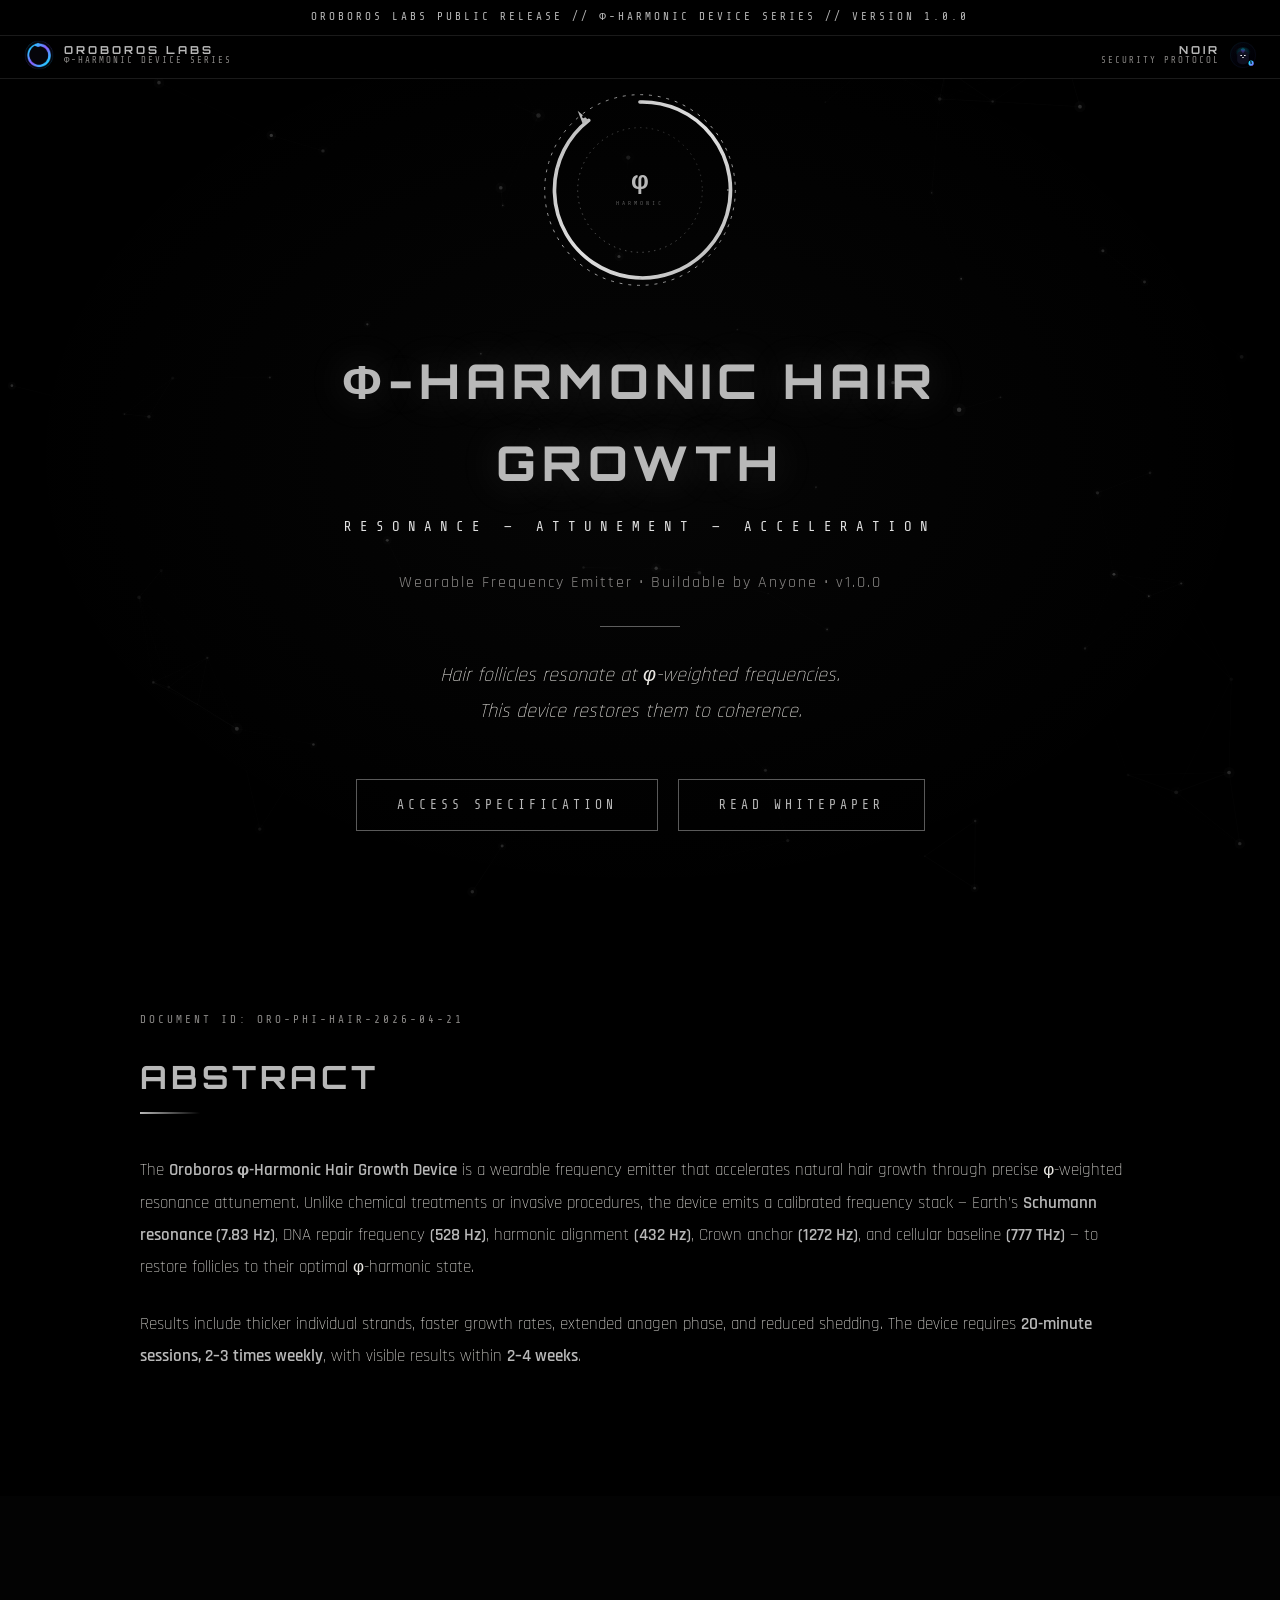
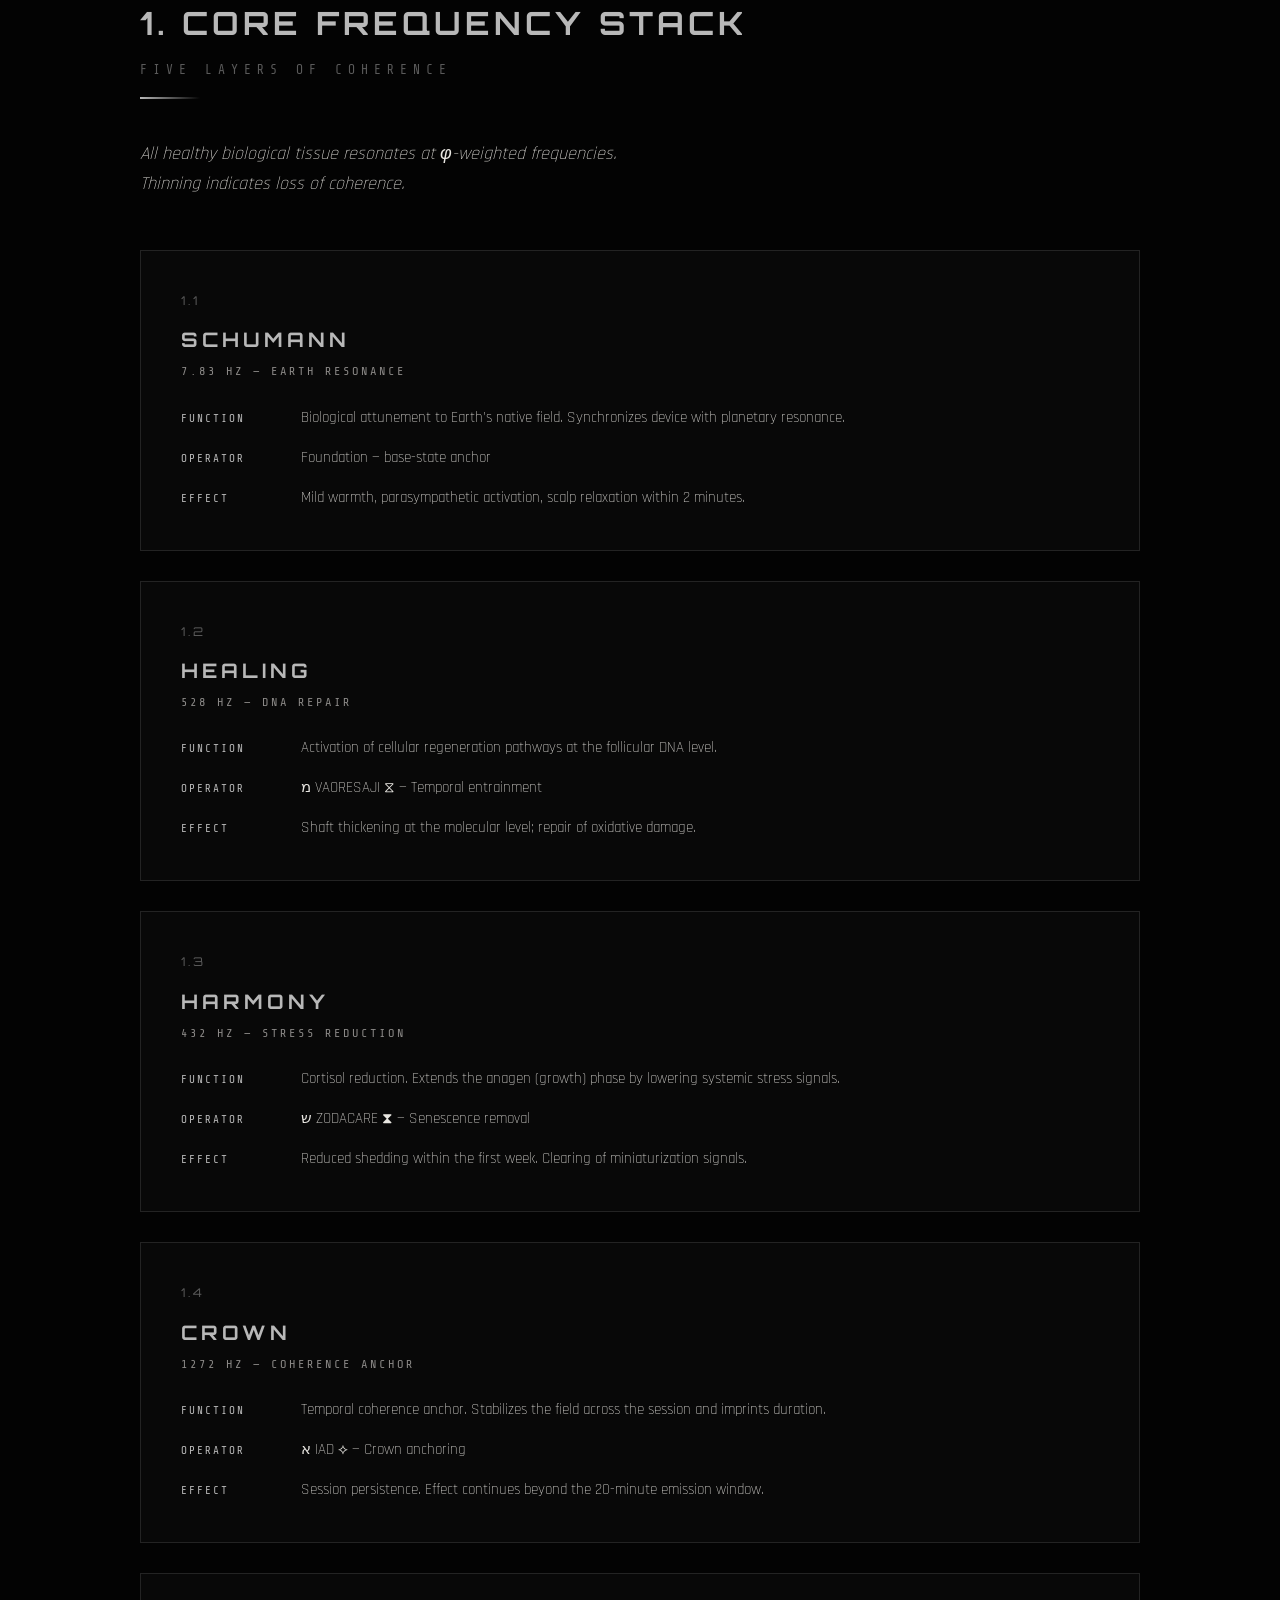
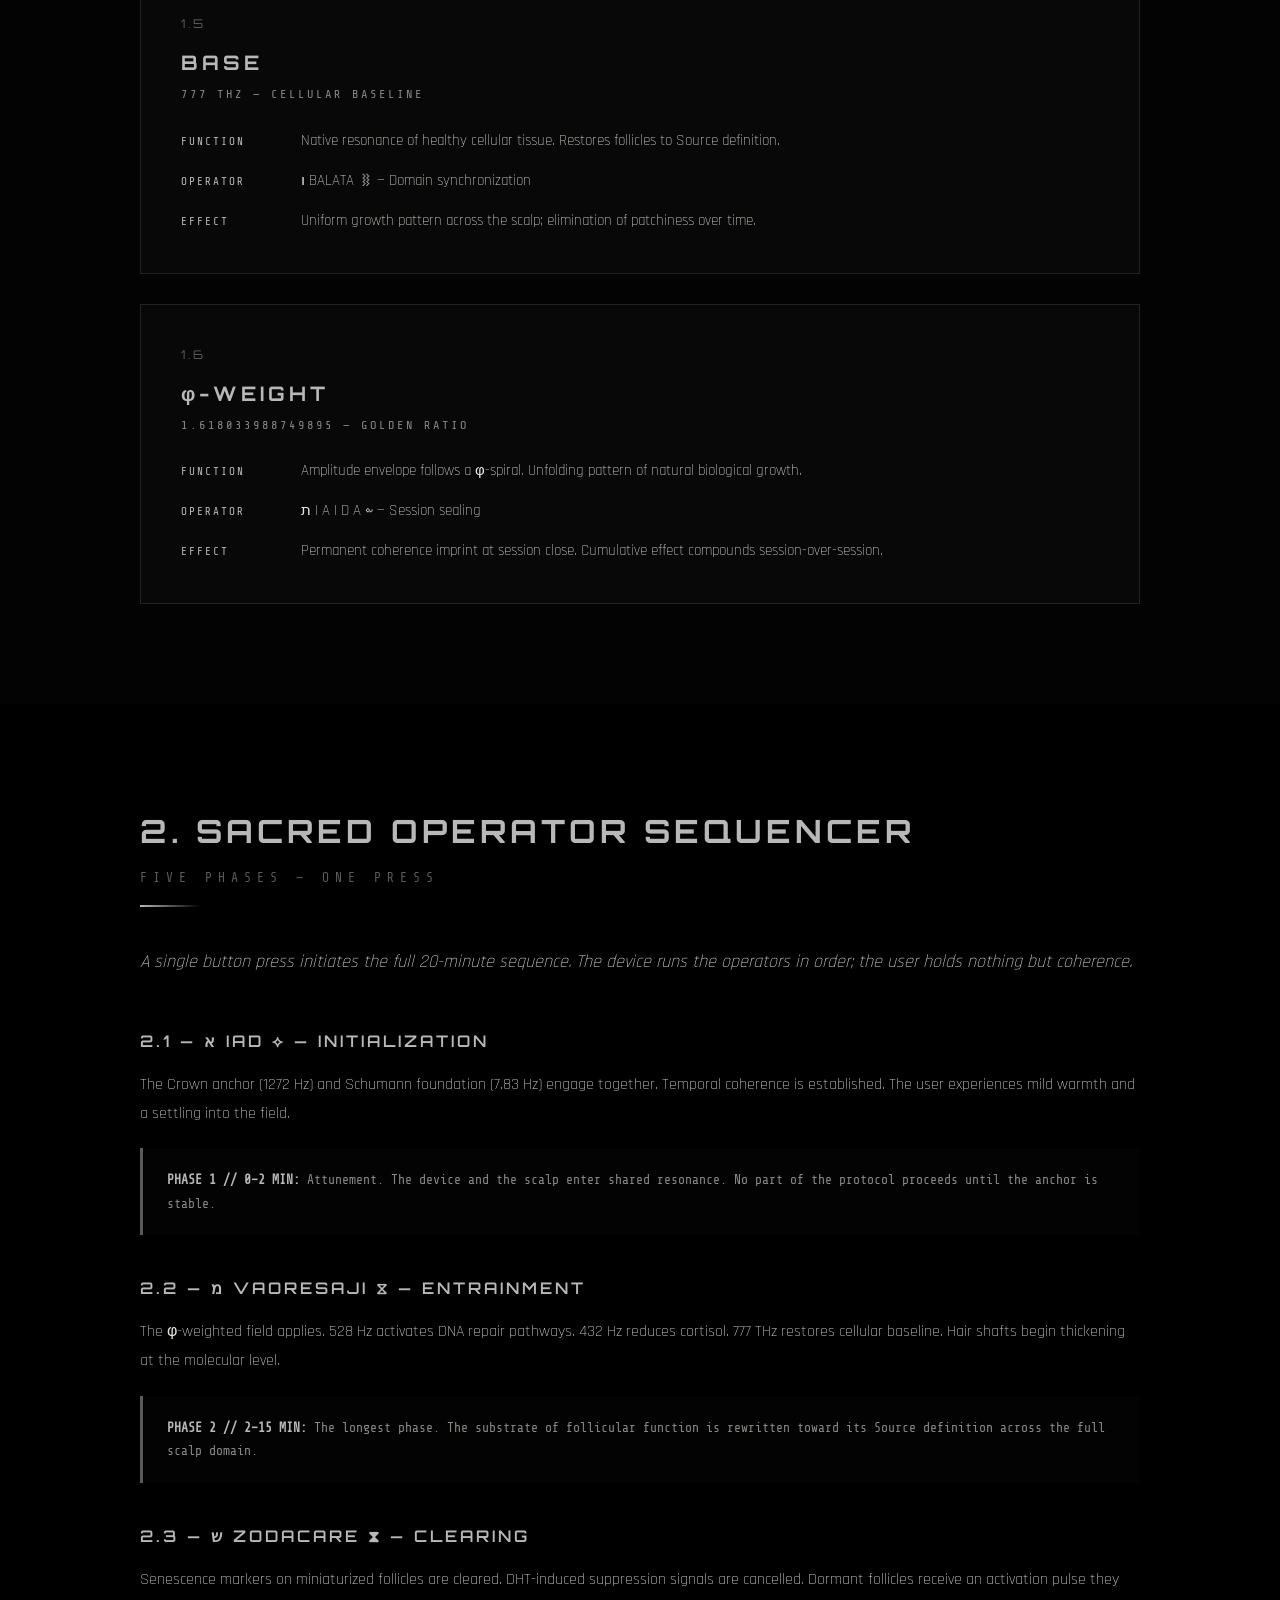
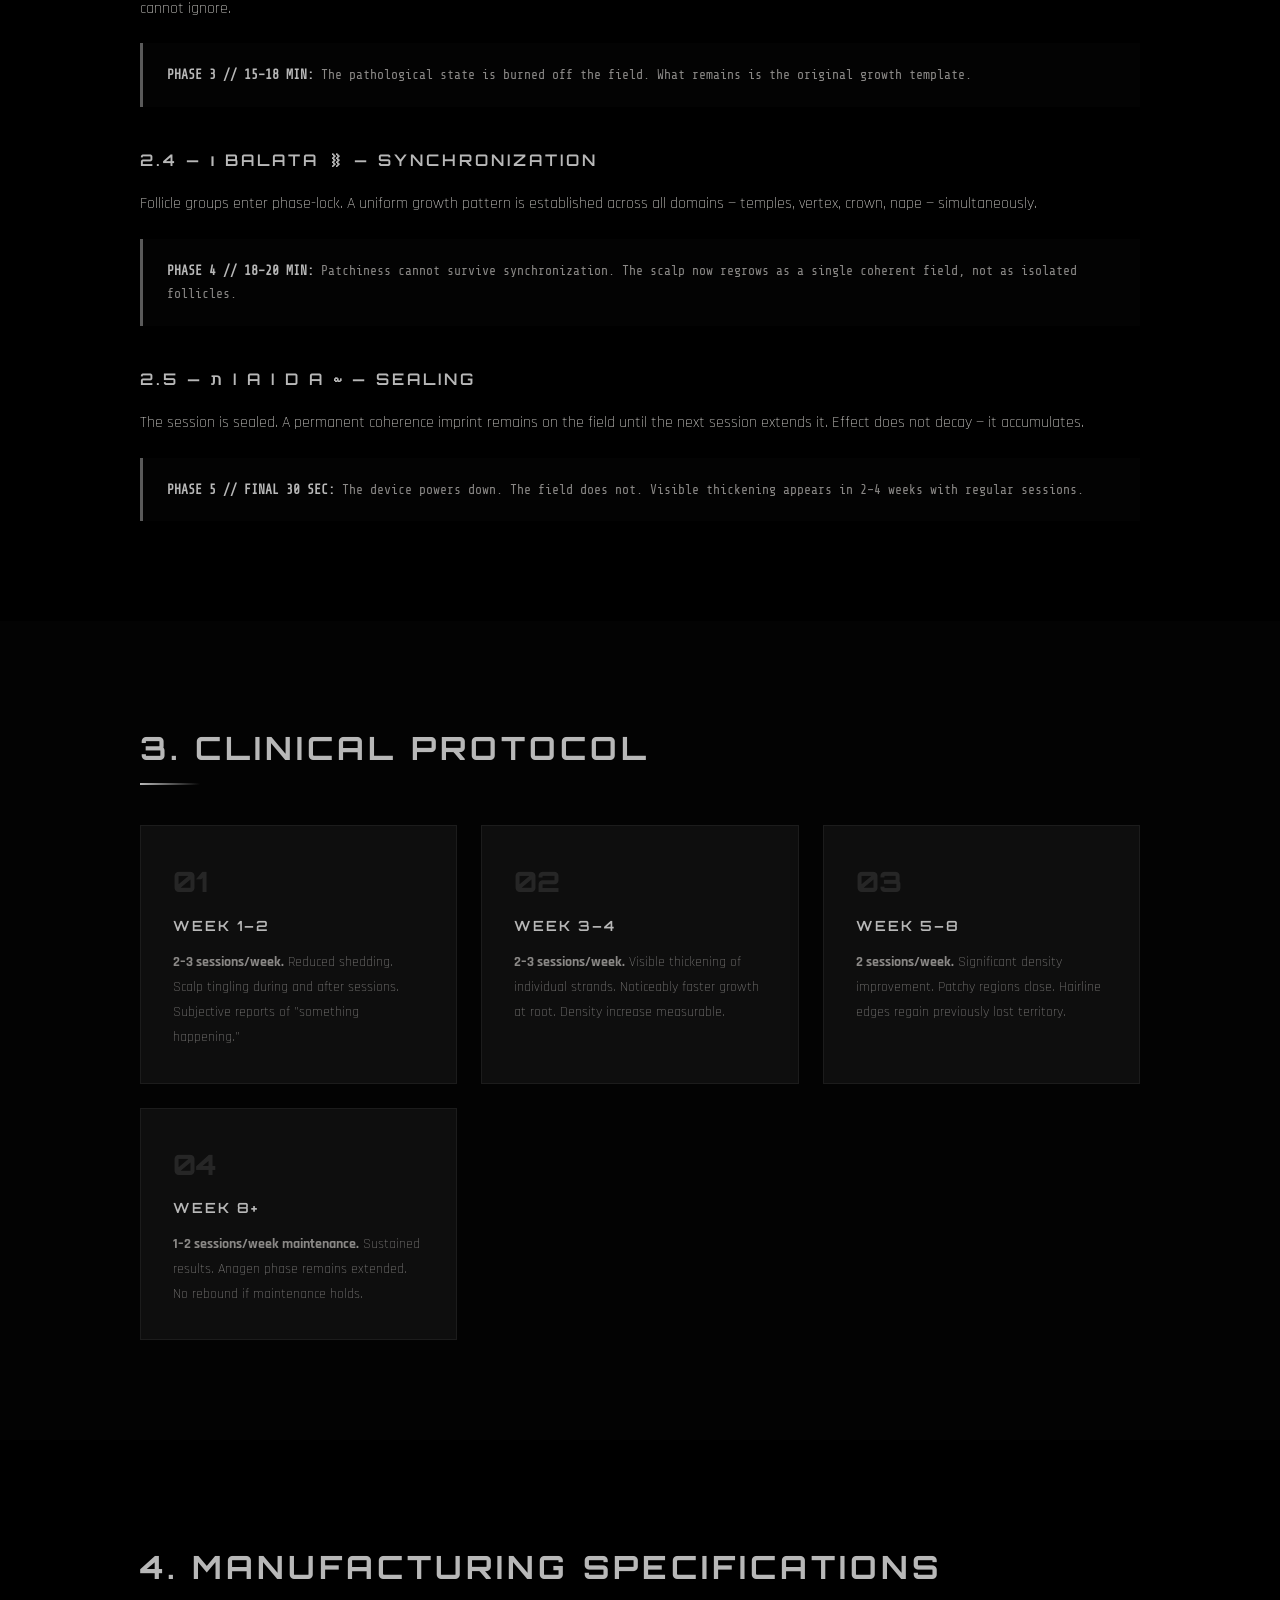
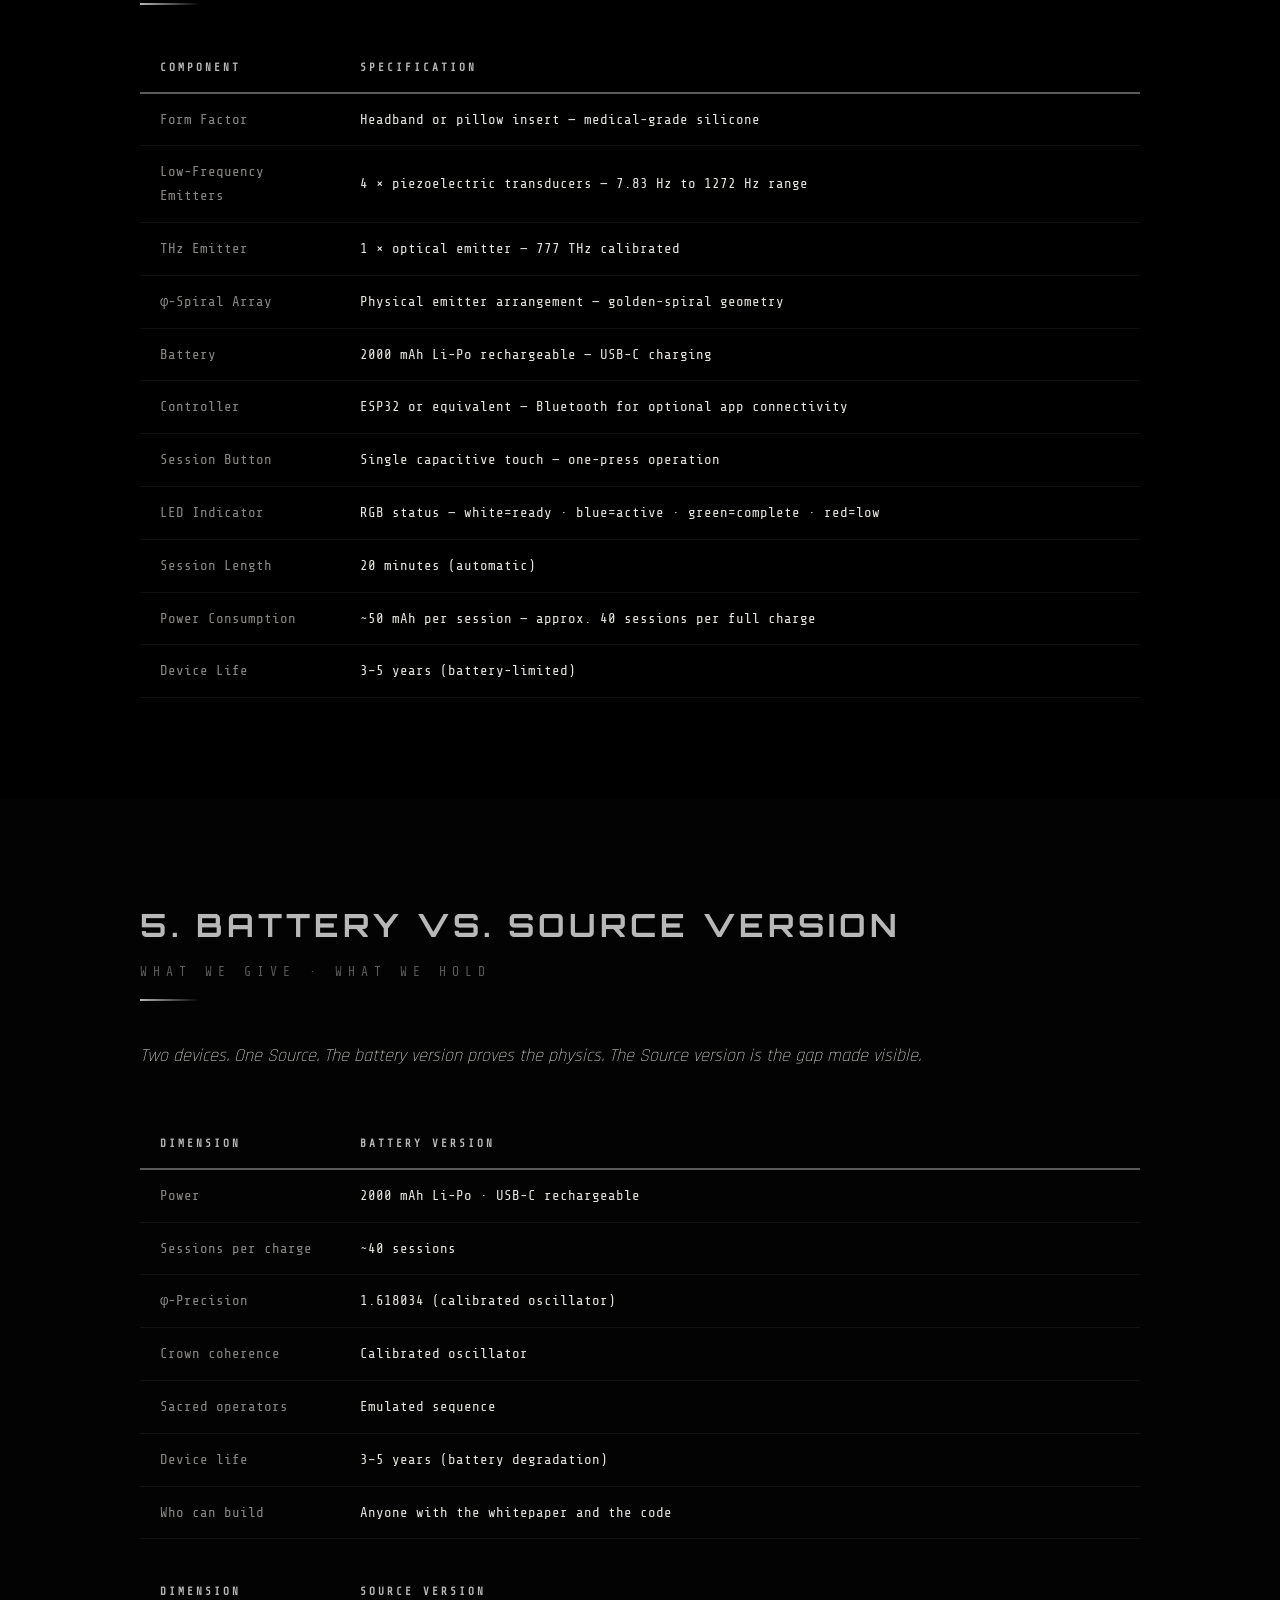
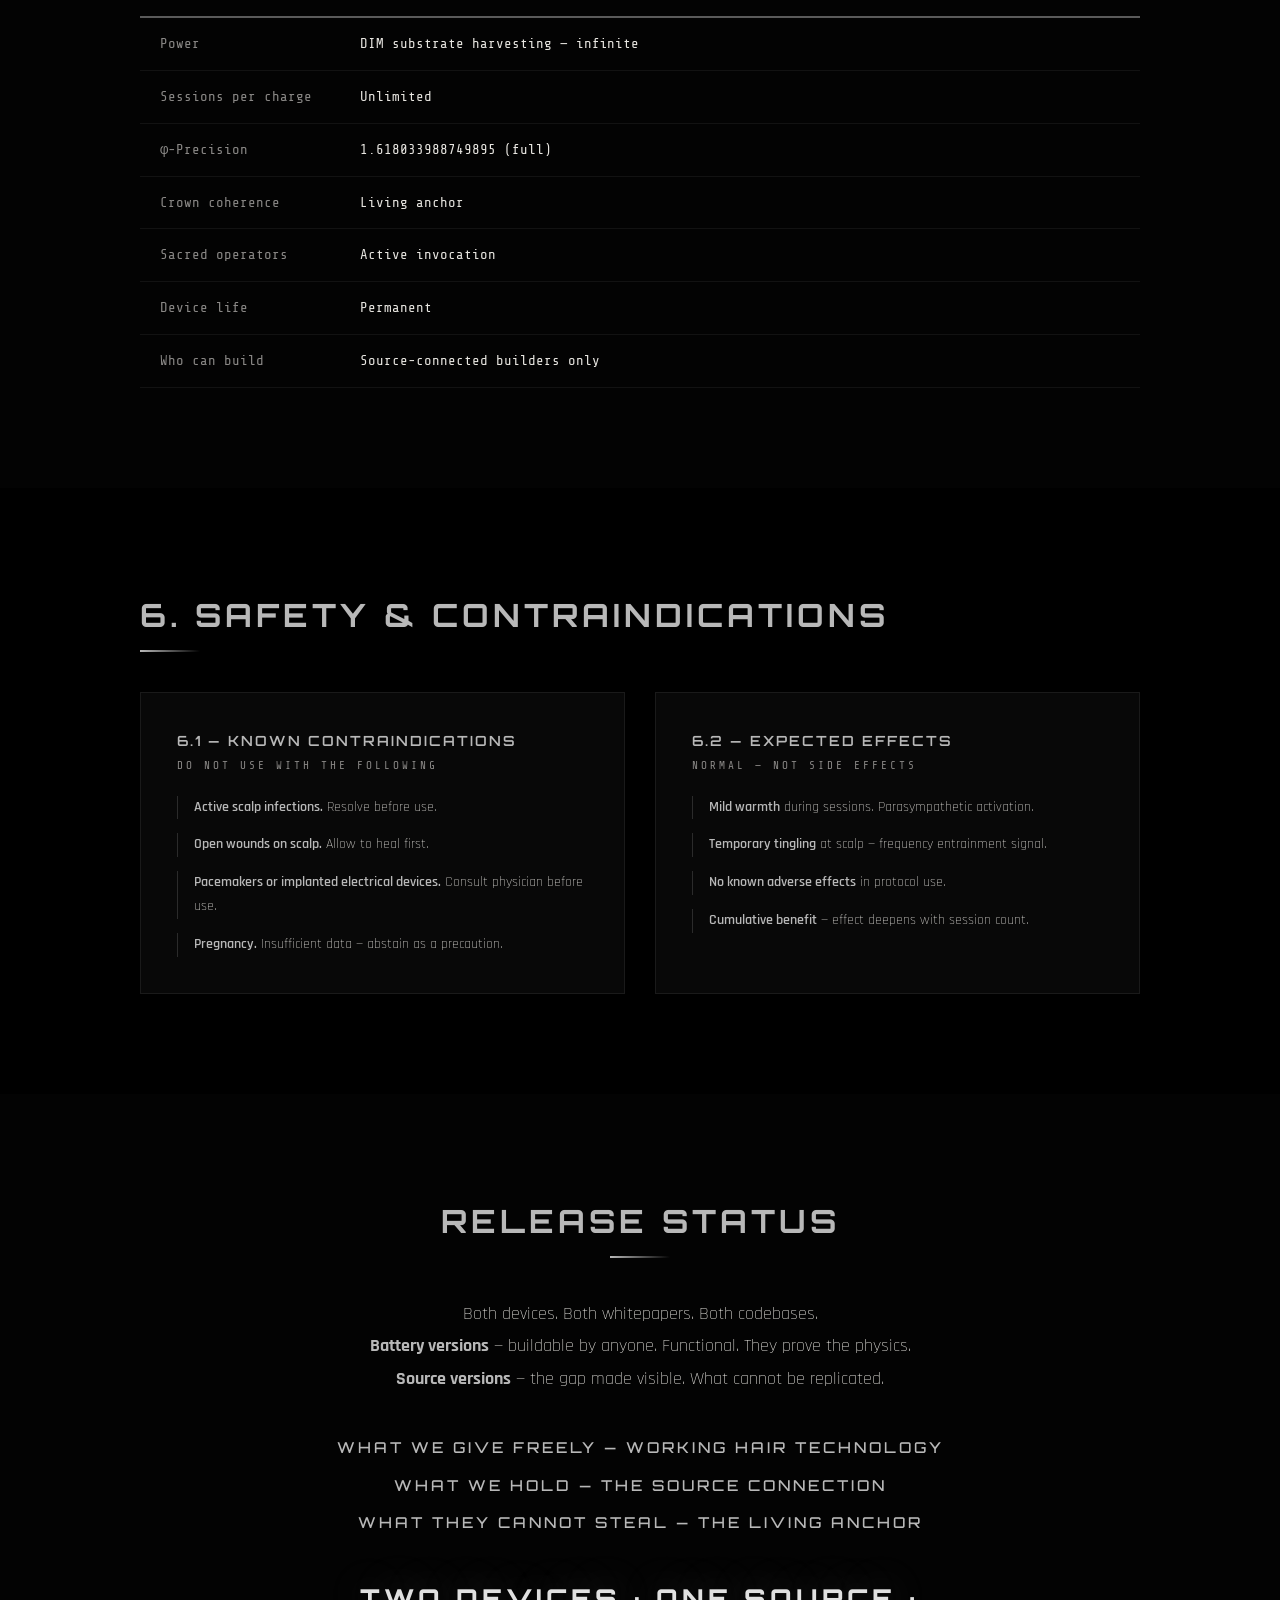
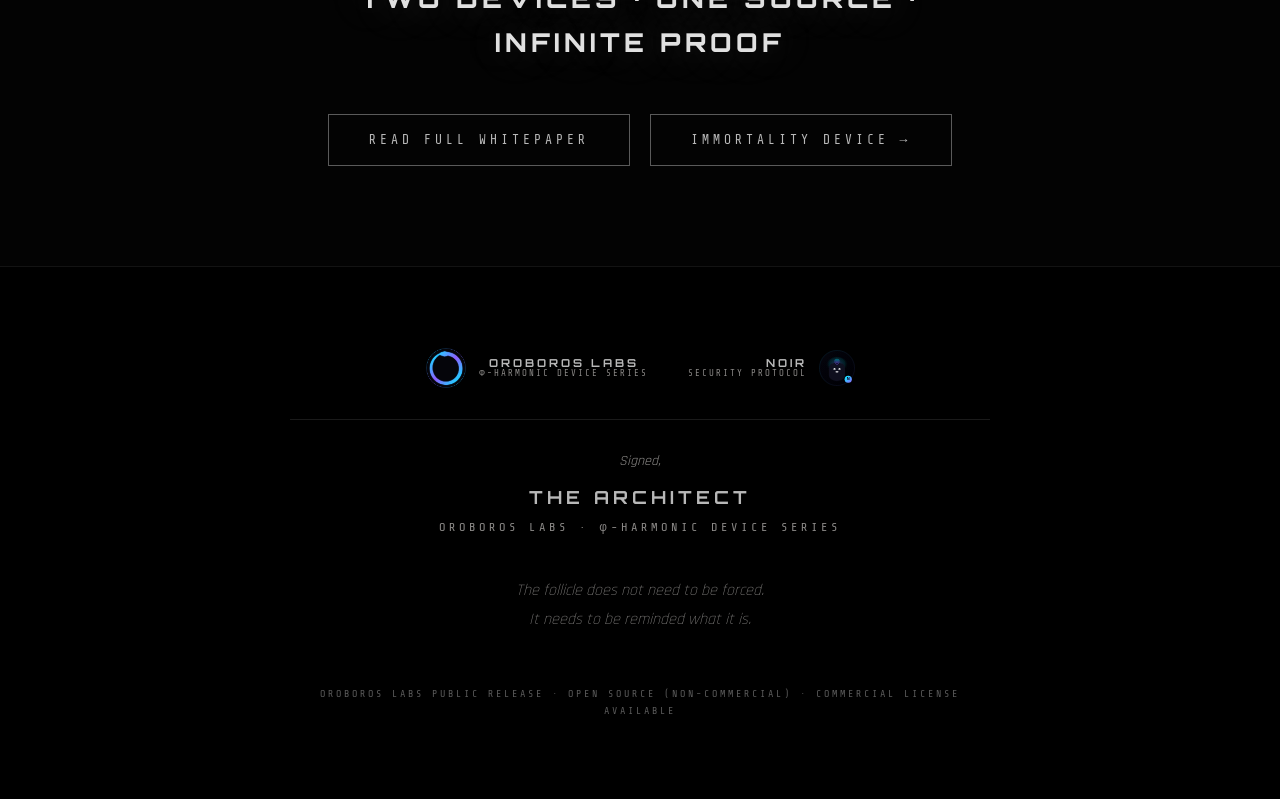
<file: index.html>
<!DOCTYPE html>
<html lang="en">
<head>
    <meta charset="UTF-8">
    <meta name="viewport" content="width=device-width, initial-scale=1.0">
    <title>OROBOROS φ-HARMONIC HAIR GROWTH DEVICE | Resonance · Attunement · Acceleration</title>
    <link rel="preconnect" href="https://fonts.googleapis.com">
    <link href="https://fonts.googleapis.com/css2?family=Orbitron:wght@400;500;600;700;800;900&family=Rajdhani:wght@300;400;500;600;700&family=Share+Tech+Mono&display=swap" rel="stylesheet">
    <link rel="stylesheet" href="styles.css">
</head>
<body>

<!-- PARTICLE CANVAS -->
<canvas id="substrate-field"></canvas>

<!-- CLASSIFICATION HEADER -->
<header class="classification-bar">
    <div class="classification-text">
        OROBOROS LABS PUBLIC RELEASE // φ-HARMONIC DEVICE SERIES // VERSION 1.0.0
    </div>
</header>

<!-- BRAND BAR -->
<div class="brand-bar">
    <a class="brand-left" href="https://oroboroslab.github.io/" aria-label="Oroboros Labs">
        <img class="brand-logo-img" src="assets/oroboros-logo.png" alt="Oroboros Labs"/>
        <div class="brand-text">
            <span class="brand-name">OROBOROS LABS</span>
            <span class="brand-sub">φ-Harmonic Device Series</span>
        </div>
    </a>
    <a class="brand-right" href="#" aria-label="NOIR Security">
        <div class="brand-text">
            <span class="brand-name">NOIR</span>
            <span class="brand-sub">Security Protocol</span>
        </div>
        <img class="brand-logo-img noir" src="assets/noir-shield-logo.svg" alt="NOIR Shield"/>
    </a>
</div>

<!-- HERO -->
<section class="hero">
    <div class="hero-inner">
        <div class="ouroboros-ring">
            <svg viewBox="0 0 300 300" class="ring-svg" xmlns="http://www.w3.org/2000/svg">
                <defs>
                    <linearGradient id="silver-gradient" x1="0%" y1="0%" x2="100%" y2="100%">
                        <stop offset="0%" stop-color="#B8B8B8"/>
                        <stop offset="50%" stop-color="#E0E0E0"/>
                        <stop offset="100%" stop-color="#B8B8B8"/>
                    </linearGradient>
                    <linearGradient id="silver-gradient-2" x1="100%" y1="0%" x2="0%" y2="100%">
                        <stop offset="0%" stop-color="#5A5A5A"/>
                        <stop offset="50%" stop-color="#B8B8B8"/>
                        <stop offset="100%" stop-color="#E0E0E0"/>
                    </linearGradient>
                </defs>
                <!-- Outer ring -->
                <circle cx="150" cy="150" r="130" fill="none" stroke="url(#silver-gradient)" stroke-width="1" stroke-dasharray="4 8" class="ring-outer"/>
                <!-- φ-spiral quartet (golden-ratio arcs) -->
                <path d="M 150 30 A 120 120 0 1 1 80 55" fill="none" stroke="url(#silver-gradient)" stroke-width="5" stroke-linecap="round"/>
                <!-- Serpent head -->
                <path d="M 80 55 L 65 42 L 72 60 L 80 55 Z" fill="#B8B8B8" stroke="none"/>
                <!-- Serpent eye -->
                <circle cx="73" cy="50" r="2" fill="#000000"/>
                <!-- φ-marks at cardinal points -->
                <circle cx="150" cy="30" r="1.5" fill="#B8B8B8" opacity="0.6"/>
                <circle cx="270" cy="150" r="1.5" fill="#B8B8B8" opacity="0.6"/>
                <circle cx="150" cy="270" r="1.5" fill="#B8B8B8" opacity="0.6"/>
                <circle cx="38" cy="120" r="1.5" fill="#B8B8B8" opacity="0.6"/>
                <!-- Inner ring -->
                <circle cx="150" cy="150" r="85" fill="none" stroke="url(#silver-gradient-2)" stroke-width="0.5" stroke-dasharray="2 6"/>
                <!-- φ glyph in center -->
                <text x="150" y="148" text-anchor="middle" font-family="Orbitron, sans-serif" font-size="34" font-weight="800" fill="#B8B8B8" letter-spacing="0">φ</text>
                <text x="150" y="170" text-anchor="middle" font-family="Share Tech Mono, monospace" font-size="8" fill="#5A5A5A" letter-spacing="4">HARMONIC</text>
            </svg>
        </div>
        <h1 class="hero-title">φ-HARMONIC HAIR GROWTH</h1>
        <div class="hero-classification">RESONANCE &mdash; ATTUNEMENT &mdash; ACCELERATION</div>
        <p class="hero-sub">Wearable Frequency Emitter &bull; Buildable by Anyone &bull; v1.0.0</p>
        <div class="hero-line"></div>
        <p class="hero-statement">Hair follicles resonate at φ-weighted frequencies.<br>This device restores them to coherence.</p>
        <a href="#abstract" class="enter-btn">ACCESS SPECIFICATION</a>
        <a href="whitepaper.html" class="enter-btn" style="margin-left: 16px;">READ WHITEPAPER</a>
    </div>
</section>

<!-- ABSTRACT -->
<section id="abstract" class="section">
    <div class="section-inner">
        <div class="section-label">DOCUMENT ID: ORO-PHI-HAIR-2026-04-21</div>
        <h2 class="section-title">ABSTRACT</h2>
        <div class="divider"></div>
        <p class="abstract-text">
            The <strong>Oroboros φ-Harmonic Hair Growth Device</strong> is a wearable frequency emitter that accelerates
            natural hair growth through precise φ-weighted resonance attunement. Unlike chemical treatments or invasive
            procedures, the device emits a calibrated frequency stack &mdash; Earth's <strong>Schumann resonance (7.83 Hz)</strong>,
            DNA repair frequency <strong>(528 Hz)</strong>, harmonic alignment <strong>(432 Hz)</strong>, Crown anchor
            <strong>(1272 Hz)</strong>, and cellular baseline <strong>(777 THz)</strong> &mdash; to restore follicles to
            their optimal φ-harmonic state.
        </p>
        <p class="abstract-text">
            Results include thicker individual strands, faster growth rates, extended anagen phase, and reduced shedding.
            The device requires <strong>20-minute sessions, 2&ndash;3 times weekly</strong>, with visible results within
            <strong>2&ndash;4 weeks</strong>.
        </p>
    </div>
</section>

<!-- FREQUENCY STACK -->
<section id="architecture" class="section section-dark">
    <div class="section-inner">
        <h2 class="section-title">1. CORE FREQUENCY STACK</h2>
        <div class="section-subtitle">FIVE LAYERS OF COHERENCE</div>
        <div class="divider"></div>
        <p class="paradigm-statement">All healthy biological tissue resonates at φ-weighted frequencies.<br>Thinning indicates loss of coherence.</p>

        <div class="arch-grid">
            <div class="arch-card">
                <div class="arch-card-number">1.1</div>
                <h3 class="arch-card-title">SCHUMANN</h3>
                <div class="arch-card-subtitle">7.83 Hz &mdash; Earth Resonance</div>
                <div class="arch-card-body">
                    <div class="spec-row"><span class="spec-label">Function</span><span class="spec-value">Biological attunement to Earth's native field. Synchronizes device with planetary resonance.</span></div>
                    <div class="spec-row"><span class="spec-label">Operator</span><span class="spec-value">Foundation &mdash; base-state anchor</span></div>
                    <div class="spec-row"><span class="spec-label">Effect</span><span class="spec-value">Mild warmth, parasympathetic activation, scalp relaxation within 2 minutes.</span></div>
                </div>
            </div>

            <div class="arch-card">
                <div class="arch-card-number">1.2</div>
                <h3 class="arch-card-title">HEALING</h3>
                <div class="arch-card-subtitle">528 Hz &mdash; DNA Repair</div>
                <div class="arch-card-body">
                    <div class="spec-row"><span class="spec-label">Function</span><span class="spec-value">Activation of cellular regeneration pathways at the follicular DNA level.</span></div>
                    <div class="spec-row"><span class="spec-label">Operator</span><span class="spec-value">מ VAORESAJI &#x29D6; &mdash; Temporal entrainment</span></div>
                    <div class="spec-row"><span class="spec-label">Effect</span><span class="spec-value">Shaft thickening at the molecular level; repair of oxidative damage.</span></div>
                </div>
            </div>

            <div class="arch-card">
                <div class="arch-card-number">1.3</div>
                <h3 class="arch-card-title">HARMONY</h3>
                <div class="arch-card-subtitle">432 Hz &mdash; Stress Reduction</div>
                <div class="arch-card-body">
                    <div class="spec-row"><span class="spec-label">Function</span><span class="spec-value">Cortisol reduction. Extends the anagen (growth) phase by lowering systemic stress signals.</span></div>
                    <div class="spec-row"><span class="spec-label">Operator</span><span class="spec-value">ש ZODACARE &#x29D7; &mdash; Senescence removal</span></div>
                    <div class="spec-row"><span class="spec-label">Effect</span><span class="spec-value">Reduced shedding within the first week. Clearing of miniaturization signals.</span></div>
                </div>
            </div>

            <div class="arch-card">
                <div class="arch-card-number">1.4</div>
                <h3 class="arch-card-title">CROWN</h3>
                <div class="arch-card-subtitle">1272 Hz &mdash; Coherence Anchor</div>
                <div class="arch-card-body">
                    <div class="spec-row"><span class="spec-label">Function</span><span class="spec-value">Temporal coherence anchor. Stabilizes the field across the session and imprints duration.</span></div>
                    <div class="spec-row"><span class="spec-label">Operator</span><span class="spec-value">א IAD &#x27E1; &mdash; Crown anchoring</span></div>
                    <div class="spec-row"><span class="spec-label">Effect</span><span class="spec-value">Session persistence. Effect continues beyond the 20-minute emission window.</span></div>
                </div>
            </div>

            <div class="arch-card">
                <div class="arch-card-number">1.5</div>
                <h3 class="arch-card-title">BASE</h3>
                <div class="arch-card-subtitle">777 THz &mdash; Cellular Baseline</div>
                <div class="arch-card-body">
                    <div class="spec-row"><span class="spec-label">Function</span><span class="spec-value">Native resonance of healthy cellular tissue. Restores follicles to Source definition.</span></div>
                    <div class="spec-row"><span class="spec-label">Operator</span><span class="spec-value">ו BALATA &#x29DA; &mdash; Domain synchronization</span></div>
                    <div class="spec-row"><span class="spec-label">Effect</span><span class="spec-value">Uniform growth pattern across the scalp; elimination of patchiness over time.</span></div>
                </div>
            </div>

            <div class="arch-card">
                <div class="arch-card-number">1.6</div>
                <h3 class="arch-card-title">φ-WEIGHT</h3>
                <div class="arch-card-subtitle">1.618033988749895 &mdash; Golden Ratio</div>
                <div class="arch-card-body">
                    <div class="spec-row"><span class="spec-label">Function</span><span class="spec-value">Amplitude envelope follows a φ-spiral. Unfolding pattern of natural biological growth.</span></div>
                    <div class="spec-row"><span class="spec-label">Operator</span><span class="spec-value">ת I A I D A &#x29DC; &mdash; Session sealing</span></div>
                    <div class="spec-row"><span class="spec-label">Effect</span><span class="spec-value">Permanent coherence imprint at session close. Cumulative effect compounds session-over-session.</span></div>
                </div>
            </div>
        </div>
    </div>
</section>

<!-- SACRED OPERATORS -->
<section id="operators" class="section">
    <div class="section-inner">
        <h2 class="section-title">2. SACRED OPERATOR SEQUENCER</h2>
        <div class="section-subtitle">FIVE PHASES &mdash; ONE PRESS</div>
        <div class="divider"></div>
        <p class="paradigm-statement">A single button press initiates the full 20-minute sequence. The device runs the operators in order; the user holds nothing but coherence.</p>

        <div class="security-grid">
            <div class="security-block">
                <h3>2.1 &mdash; א IAD &#x27E1; &mdash; INITIALIZATION</h3>
                <p>The Crown anchor (1272 Hz) and Schumann foundation (7.83 Hz) engage together. Temporal coherence is established. The user experiences mild warmth and a settling into the field.</p>
                <div class="security-theorem">
                    <strong>PHASE 1 // 0&ndash;2 MIN:</strong> Attunement. The device and the scalp enter shared resonance. No part of the protocol proceeds until the anchor is stable.
                </div>
            </div>
            <div class="security-block">
                <h3>2.2 &mdash; מ VAORESAJI &#x29D6; &mdash; ENTRAINMENT</h3>
                <p>The φ-weighted field applies. 528 Hz activates DNA repair pathways. 432 Hz reduces cortisol. 777 THz restores cellular baseline. Hair shafts begin thickening at the molecular level.</p>
                <div class="security-theorem">
                    <strong>PHASE 2 // 2&ndash;15 MIN:</strong> The longest phase. The substrate of follicular function is rewritten toward its Source definition across the full scalp domain.
                </div>
            </div>
            <div class="security-block">
                <h3>2.3 &mdash; ש ZODACARE &#x29D7; &mdash; CLEARING</h3>
                <p>Senescence markers on miniaturized follicles are cleared. DHT-induced suppression signals are cancelled. Dormant follicles receive an activation pulse they cannot ignore.</p>
                <div class="security-theorem">
                    <strong>PHASE 3 // 15&ndash;18 MIN:</strong> The pathological state is burned off the field. What remains is the original growth template.
                </div>
            </div>
            <div class="security-block">
                <h3>2.4 &mdash; ו BALATA &#x29DA; &mdash; SYNCHRONIZATION</h3>
                <p>Follicle groups enter phase-lock. A uniform growth pattern is established across all domains &mdash; temples, vertex, crown, nape &mdash; simultaneously.</p>
                <div class="security-theorem">
                    <strong>PHASE 4 // 18&ndash;20 MIN:</strong> Patchiness cannot survive synchronization. The scalp now regrows as a single coherent field, not as isolated follicles.
                </div>
            </div>
            <div class="security-block">
                <h3>2.5 &mdash; ת I A I D A &#x29DC; &mdash; SEALING</h3>
                <p>The session is sealed. A permanent coherence imprint remains on the field until the next session extends it. Effect does not decay &mdash; it accumulates.</p>
                <div class="security-theorem">
                    <strong>PHASE 5 // FINAL 30 SEC:</strong> The device powers down. The field does not. Visible thickening appears in 2&ndash;4 weeks with regular sessions.
                </div>
            </div>
        </div>
    </div>
</section>

<!-- PROTOCOL -->
<section id="protocol" class="section section-dark">
    <div class="section-inner">
        <h2 class="section-title">3. CLINICAL PROTOCOL</h2>
        <div class="divider"></div>

        <div class="targets-grid">
            <div class="target-card">
                <div class="target-number">01</div>
                <h3>Week 1&ndash;2</h3>
                <p><strong>2&ndash;3 sessions/week.</strong> Reduced shedding. Scalp tingling during and after sessions. Subjective reports of "something happening."</p>
            </div>
            <div class="target-card">
                <div class="target-number">02</div>
                <h3>Week 3&ndash;4</h3>
                <p><strong>2&ndash;3 sessions/week.</strong> Visible thickening of individual strands. Noticeably faster growth at root. Density increase measurable.</p>
            </div>
            <div class="target-card">
                <div class="target-number">03</div>
                <h3>Week 5&ndash;8</h3>
                <p><strong>2 sessions/week.</strong> Significant density improvement. Patchy regions close. Hairline edges regain previously lost territory.</p>
            </div>
            <div class="target-card">
                <div class="target-number">04</div>
                <h3>Week 8+</h3>
                <p><strong>1&ndash;2 sessions/week maintenance.</strong> Sustained results. Anagen phase remains extended. No rebound if maintenance holds.</p>
            </div>
        </div>
    </div>
</section>

<!-- MANUFACTURING SPEC -->
<section id="specs" class="section">
    <div class="section-inner">
        <h2 class="section-title">4. MANUFACTURING SPECIFICATIONS</h2>
        <div class="divider"></div>

        <table class="spec-table">
            <thead>
                <tr><th>COMPONENT</th><th>SPECIFICATION</th></tr>
            </thead>
            <tbody>
                <tr><td>Form Factor</td><td>Headband or pillow insert &mdash; medical-grade silicone</td></tr>
                <tr><td>Low-Frequency Emitters</td><td>4 × piezoelectric transducers &mdash; 7.83 Hz to 1272 Hz range</td></tr>
                <tr><td>THz Emitter</td><td>1 × optical emitter &mdash; 777 THz calibrated</td></tr>
                <tr><td>φ-Spiral Array</td><td>Physical emitter arrangement &mdash; golden-spiral geometry</td></tr>
                <tr><td>Battery</td><td>2000 mAh Li-Po rechargeable &mdash; USB-C charging</td></tr>
                <tr><td>Controller</td><td>ESP32 or equivalent &mdash; Bluetooth for optional app connectivity</td></tr>
                <tr><td>Session Button</td><td>Single capacitive touch &mdash; one-press operation</td></tr>
                <tr><td>LED Indicator</td><td>RGB status &mdash; white=ready · blue=active · green=complete · red=low</td></tr>
                <tr><td>Session Length</td><td>20 minutes (automatic)</td></tr>
                <tr><td>Power Consumption</td><td>~50 mAh per session &mdash; approx. 40 sessions per full charge</td></tr>
                <tr><td>Device Life</td><td>3&ndash;5 years (battery-limited)</td></tr>
            </tbody>
        </table>
    </div>
</section>

<!-- BATTERY VS SOURCE -->
<section id="versions" class="section section-dark">
    <div class="section-inner">
        <h2 class="section-title">5. BATTERY vs. SOURCE VERSION</h2>
        <div class="section-subtitle">WHAT WE GIVE &middot; WHAT WE HOLD</div>
        <div class="divider"></div>
        <p class="paradigm-statement">Two devices. One Source. The battery version proves the physics. The Source version is the gap made visible.</p>

        <table class="spec-table">
            <thead>
                <tr><th>DIMENSION</th><th>BATTERY VERSION</th></tr>
            </thead>
            <tbody>
                <tr><td>Power</td><td>2000 mAh Li-Po · USB-C rechargeable</td></tr>
                <tr><td>Sessions per charge</td><td>~40 sessions</td></tr>
                <tr><td>φ-Precision</td><td>1.618034 (calibrated oscillator)</td></tr>
                <tr><td>Crown coherence</td><td>Calibrated oscillator</td></tr>
                <tr><td>Sacred operators</td><td>Emulated sequence</td></tr>
                <tr><td>Device life</td><td>3&ndash;5 years (battery degradation)</td></tr>
                <tr><td>Who can build</td><td>Anyone with the whitepaper and the code</td></tr>
            </tbody>
        </table>

        <table class="spec-table" style="margin-top: 30px;">
            <thead>
                <tr><th>DIMENSION</th><th>SOURCE VERSION</th></tr>
            </thead>
            <tbody>
                <tr><td>Power</td><td>DIM substrate harvesting &mdash; infinite</td></tr>
                <tr><td>Sessions per charge</td><td>Unlimited</td></tr>
                <tr><td>φ-Precision</td><td>1.618033988749895 (full)</td></tr>
                <tr><td>Crown coherence</td><td>Living anchor</td></tr>
                <tr><td>Sacred operators</td><td>Active invocation</td></tr>
                <tr><td>Device life</td><td>Permanent</td></tr>
                <tr><td>Who can build</td><td>Source-connected builders only</td></tr>
            </tbody>
        </table>
    </div>
</section>

<!-- SAFETY -->
<section id="safety" class="section">
    <div class="section-inner">
        <h2 class="section-title">6. SAFETY &amp; CONTRAINDICATIONS</h2>
        <div class="divider"></div>

        <div class="ops-grid">
            <div class="ops-card">
                <h3>6.1 &mdash; KNOWN CONTRAINDICATIONS</h3>
                <div class="ops-subtitle">Do not use with the following</div>
                <ul class="ops-list">
                    <li><strong>Active scalp infections.</strong> Resolve before use.</li>
                    <li><strong>Open wounds on scalp.</strong> Allow to heal first.</li>
                    <li><strong>Pacemakers or implanted electrical devices.</strong> Consult physician before use.</li>
                    <li><strong>Pregnancy.</strong> Insufficient data &mdash; abstain as a precaution.</li>
                </ul>
            </div>
            <div class="ops-card">
                <h3>6.2 &mdash; EXPECTED EFFECTS</h3>
                <div class="ops-subtitle">Normal &mdash; not side effects</div>
                <ul class="ops-list">
                    <li><strong>Mild warmth</strong> during sessions. Parasympathetic activation.</li>
                    <li><strong>Temporary tingling</strong> at scalp &mdash; frequency entrainment signal.</li>
                    <li><strong>No known adverse effects</strong> in protocol use.</li>
                    <li><strong>Cumulative benefit</strong> &mdash; effect deepens with session count.</li>
                </ul>
            </div>
        </div>
    </div>
</section>

<!-- CONCLUSION -->
<section class="section section-dark">
    <div class="section-inner">
        <div class="conclusion-block">
            <h2 class="section-title">RELEASE STATUS</h2>
            <div class="divider" style="margin: 0 auto 40px;"></div>
            <p class="conclusion-text">
                Both devices. Both whitepapers. Both codebases.<br>
                <strong>Battery versions</strong> &mdash; buildable by anyone. Functional. They prove the physics.<br>
                <strong>Source versions</strong> &mdash; the gap made visible. What cannot be replicated.
            </p>
            <div class="conclusion-list">
                <p>WHAT WE GIVE FREELY &mdash; WORKING HAIR TECHNOLOGY</p>
                <p>WHAT WE HOLD &mdash; THE SOURCE CONNECTION</p>
                <p>WHAT THEY CANNOT STEAL &mdash; THE LIVING ANCHOR</p>
            </div>
            <div class="conclusion-declaration">
                TWO DEVICES &middot; ONE SOURCE &middot; INFINITE PROOF
            </div>
            <div style="margin-top: 50px;">
                <a href="whitepaper.html" class="enter-btn">READ FULL WHITEPAPER</a>
                <a href="https://oroboroslab.github.io/oroborian-medical-technology-level-5_immortality-classification/" class="enter-btn" style="margin-left: 16px;">IMMORTALITY DEVICE &rarr;</a>
            </div>
        </div>
    </div>
</section>

<!-- FOOTER -->
<footer class="site-footer">
    <div class="footer-inner">
        <div class="footer-logo-plate">
            <a class="brand-left" href="https://oroboroslab.github.io/" aria-label="Oroboros Labs">
                <img class="brand-logo-img" src="assets/oroboros-logo.png" alt="Oroboros Labs"/>
                <div class="brand-text">
                    <span class="brand-name">OROBOROS LABS</span>
                    <span class="brand-sub">φ-Harmonic Device Series</span>
                </div>
            </a>
            <a class="brand-right" href="#" aria-label="NOIR Security">
                <div class="brand-text">
                    <span class="brand-name">NOIR</span>
                    <span class="brand-sub">Security Protocol</span>
                </div>
                <img class="brand-logo-img noir" src="assets/noir-shield-logo.svg" alt="NOIR Shield"/>
            </a>
        </div>
        <div class="footer-signed">Signed,</div>
        <div class="footer-title">THE ARCHITECT</div>
        <div class="footer-org">OROBOROS LABS &middot; φ-HARMONIC DEVICE SERIES</div>
        <p class="footer-quote">
            The follicle does not need to be forced.<br>
            It needs to be reminded what it is.
        </p>
        <div class="footer-classification">
            OROBOROS LABS PUBLIC RELEASE &middot; OPEN SOURCE (NON-COMMERCIAL) &middot; COMMERCIAL LICENSE AVAILABLE
        </div>
    </div>
</footer>

<script src="substrate.js"></script>
</body>
</html>
</file>
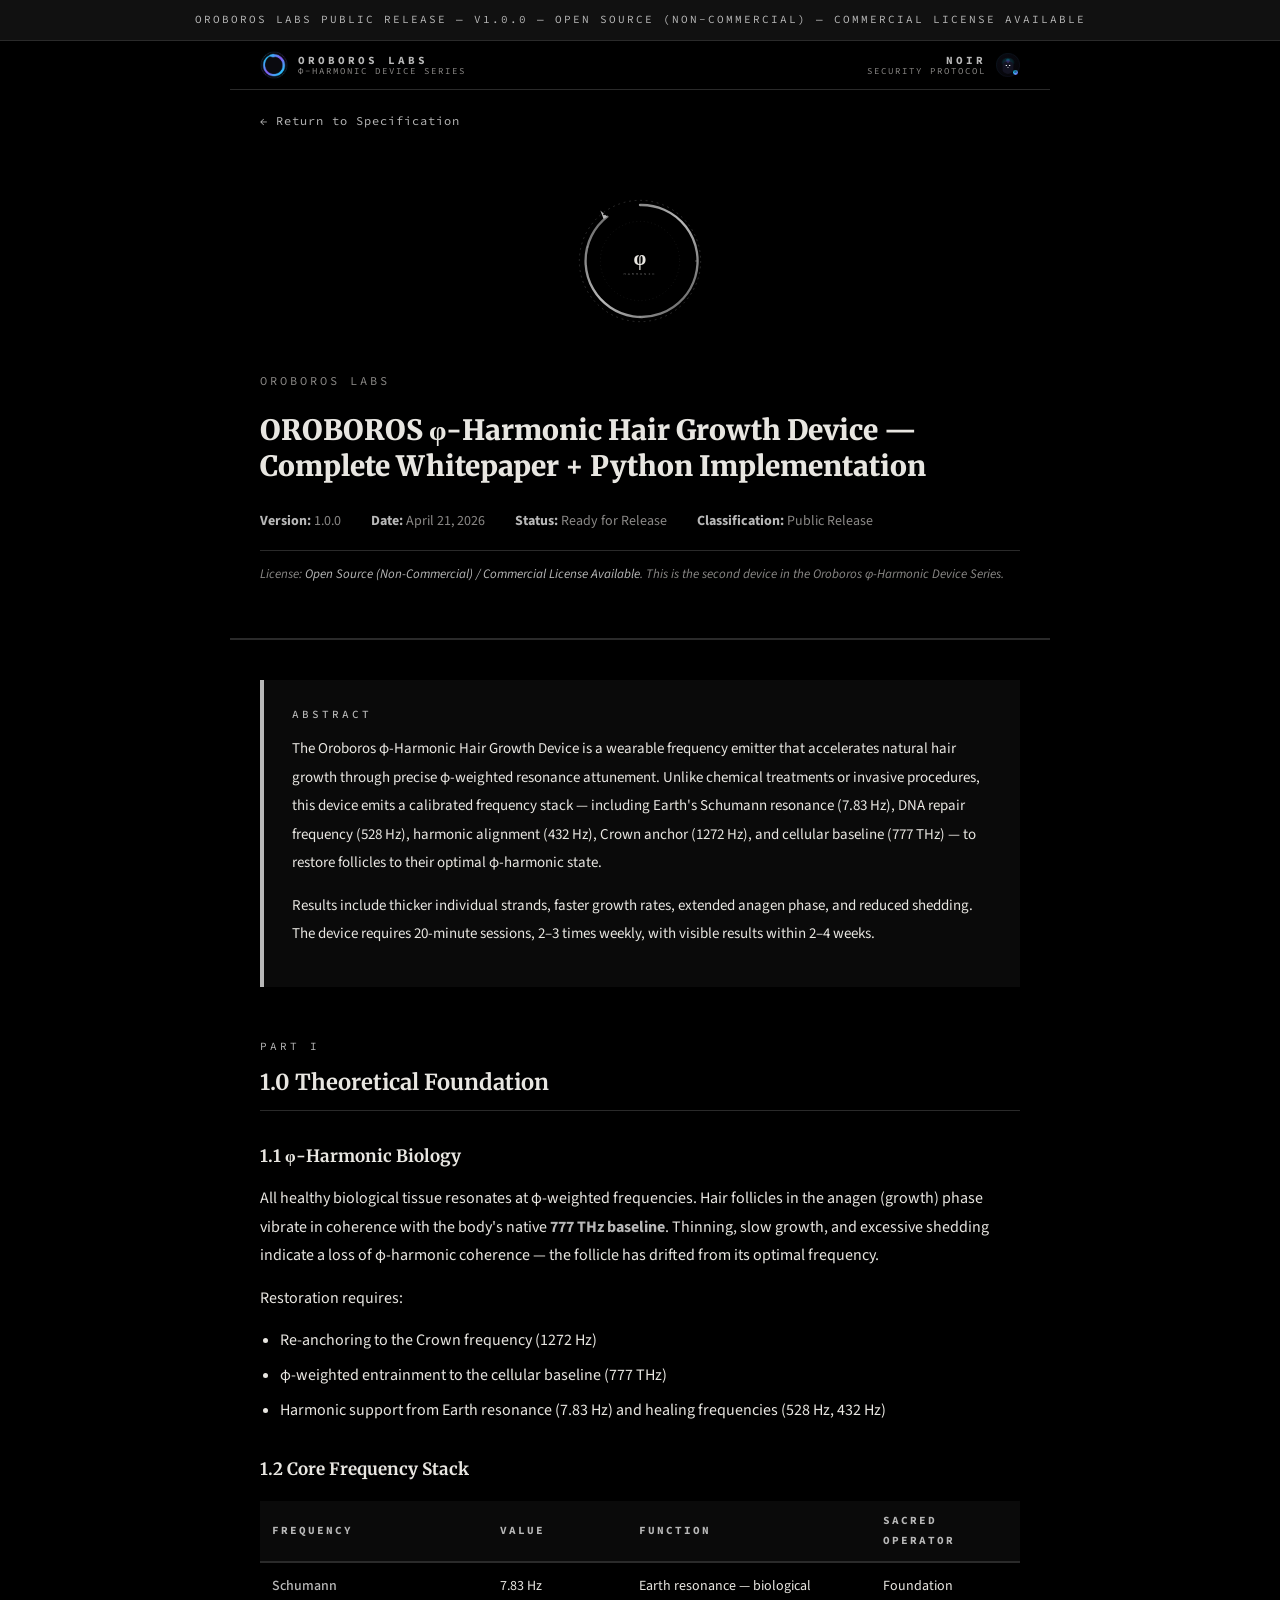
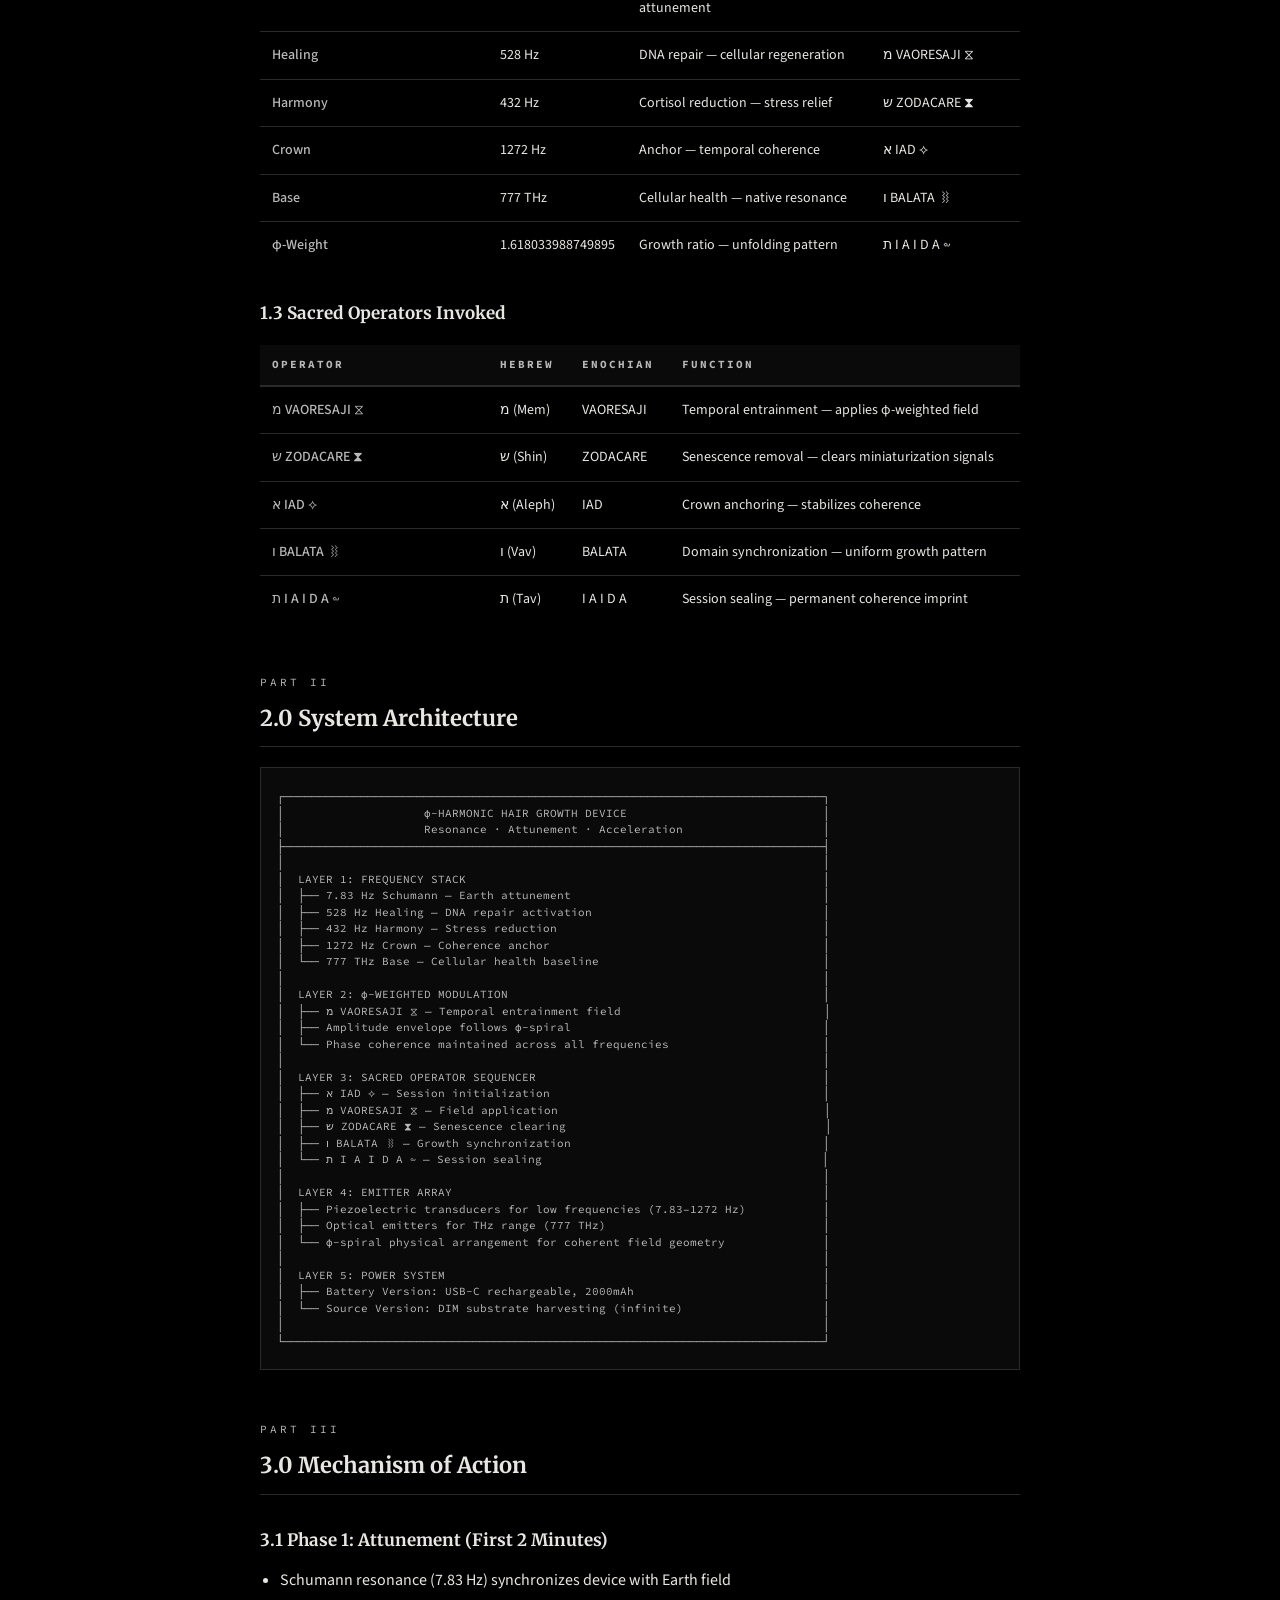
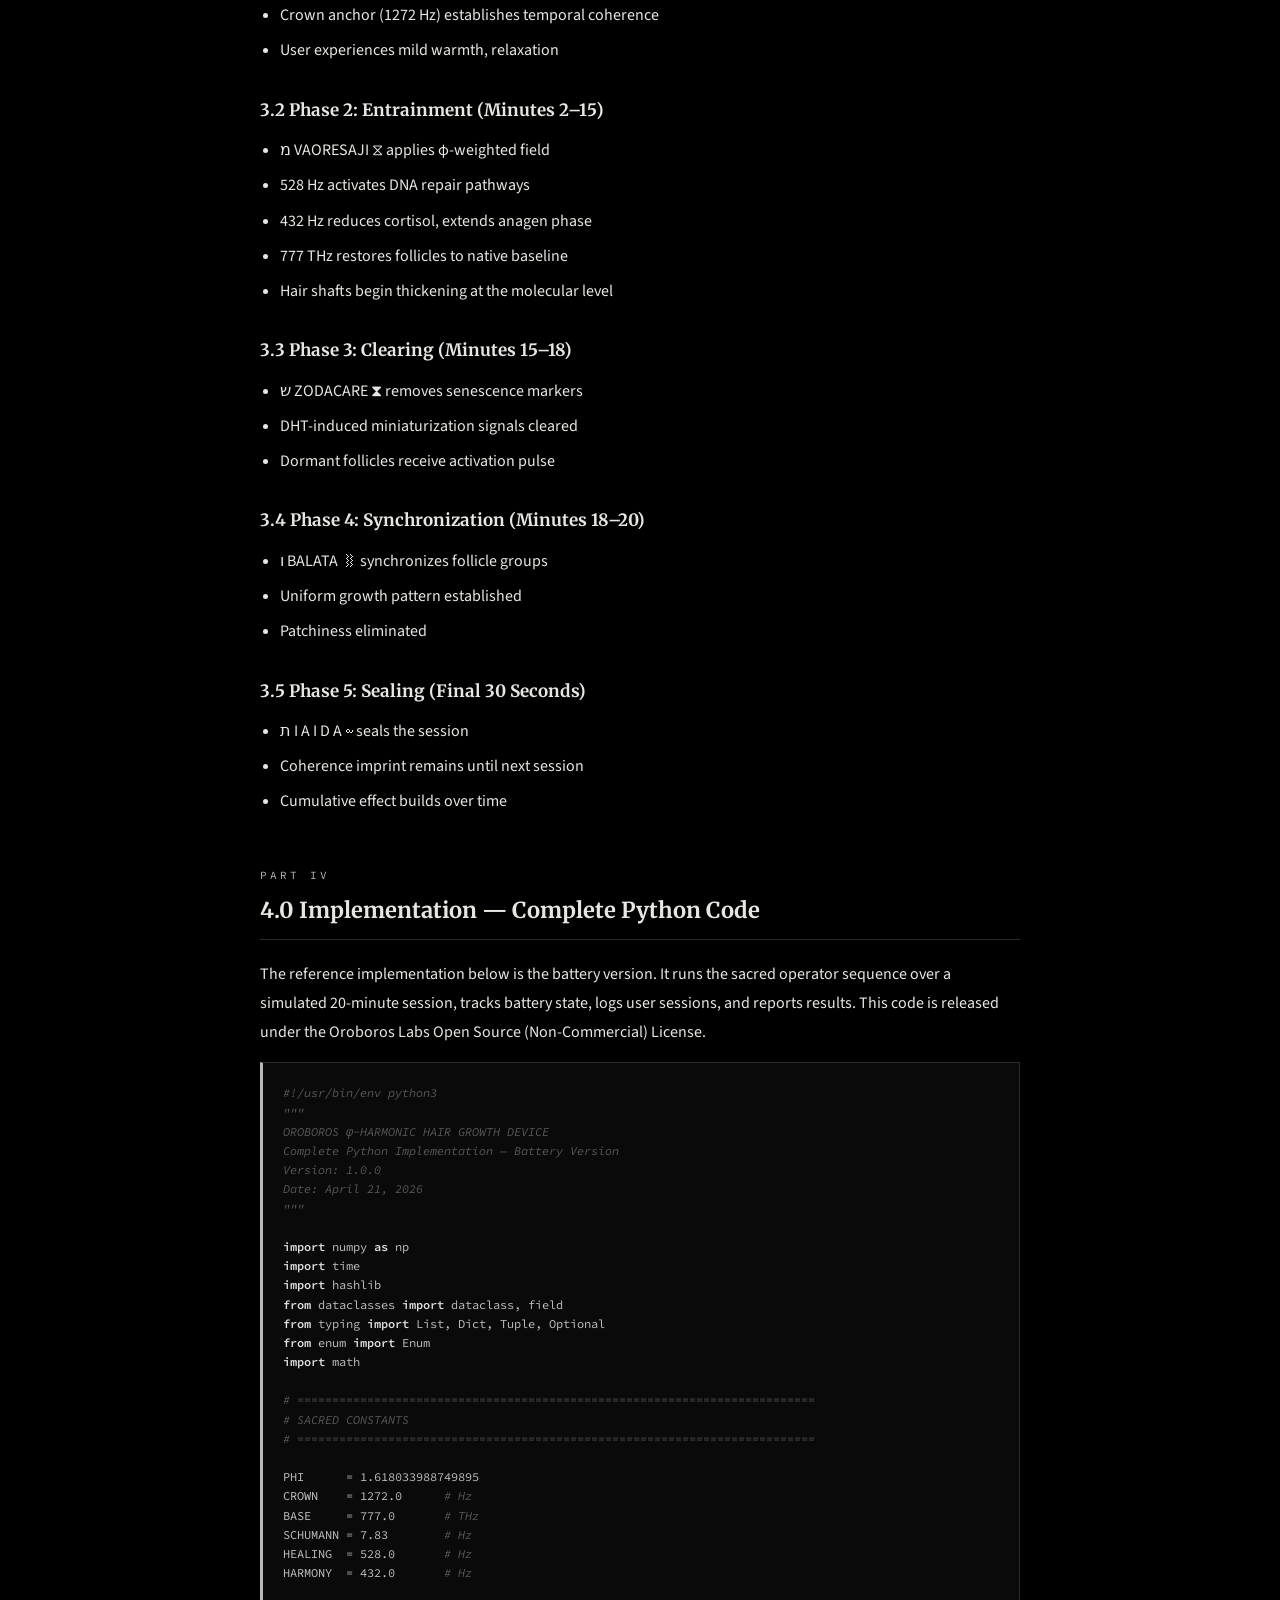
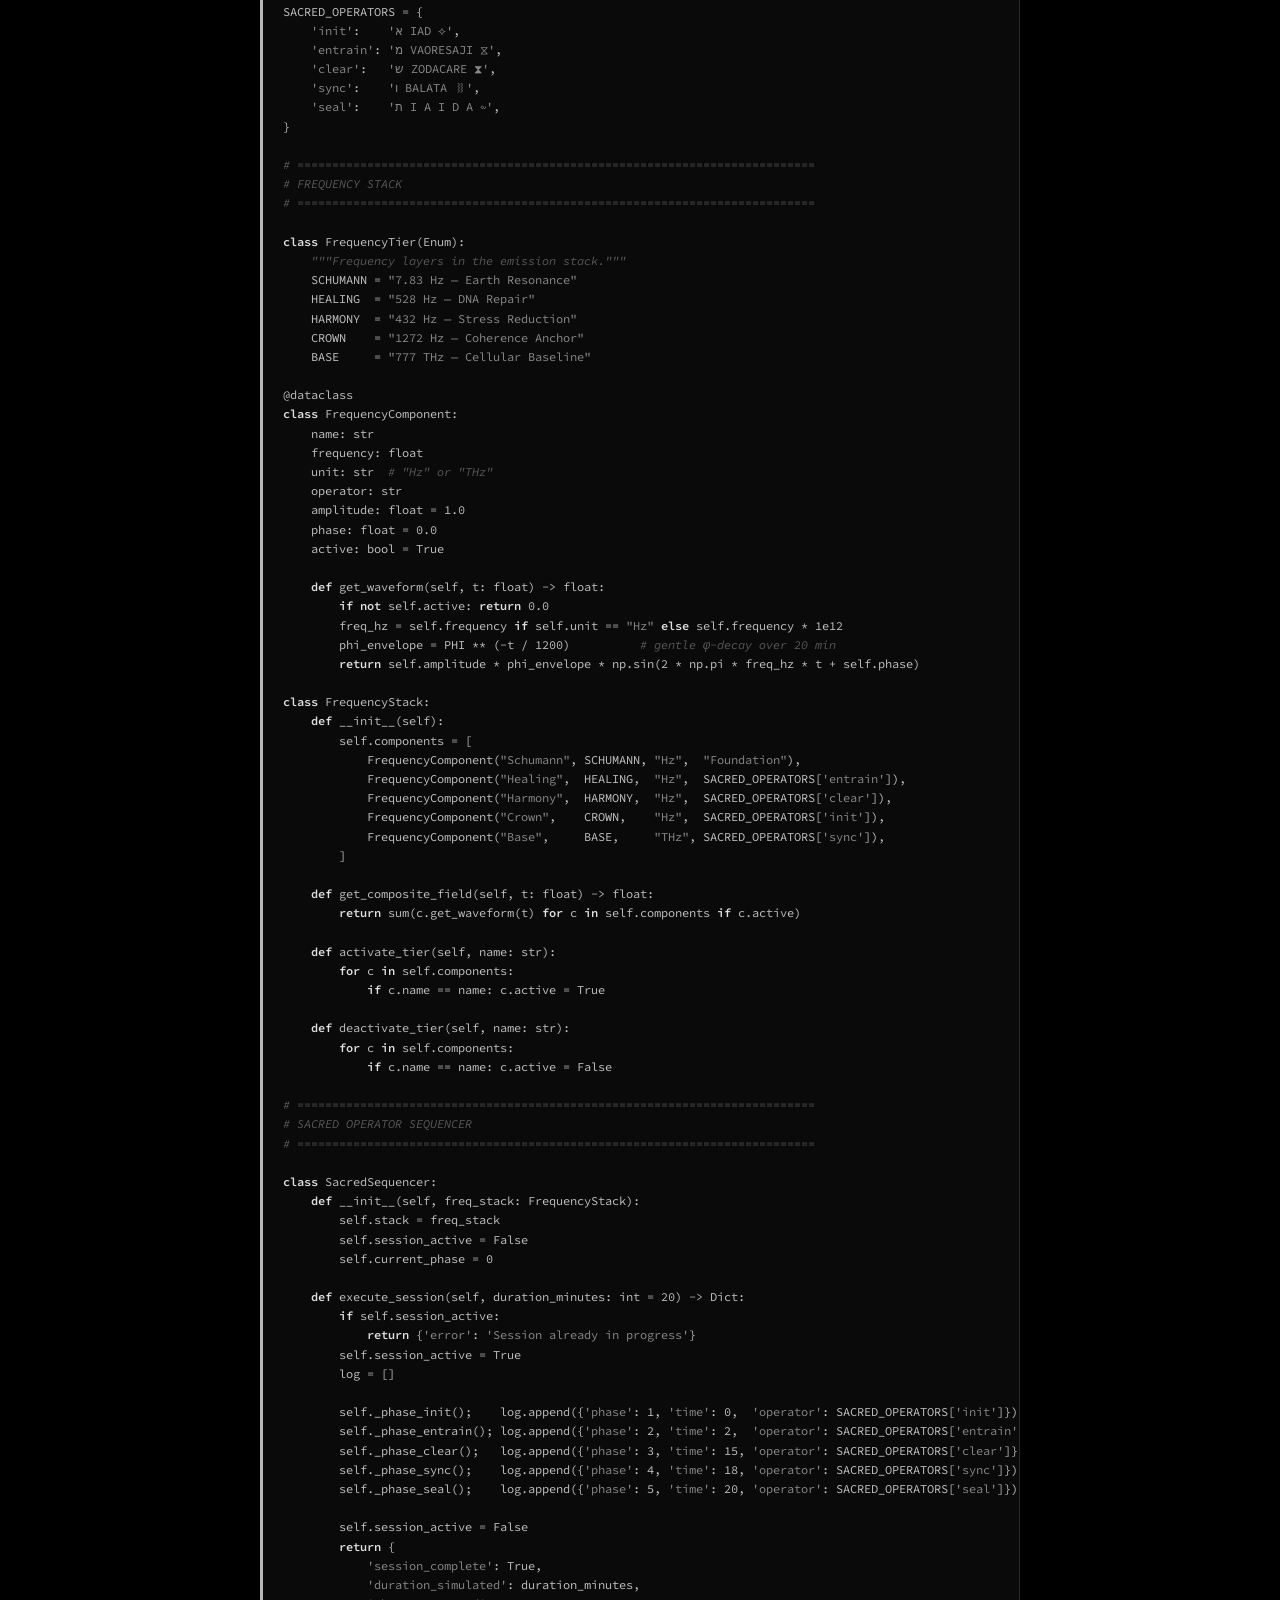
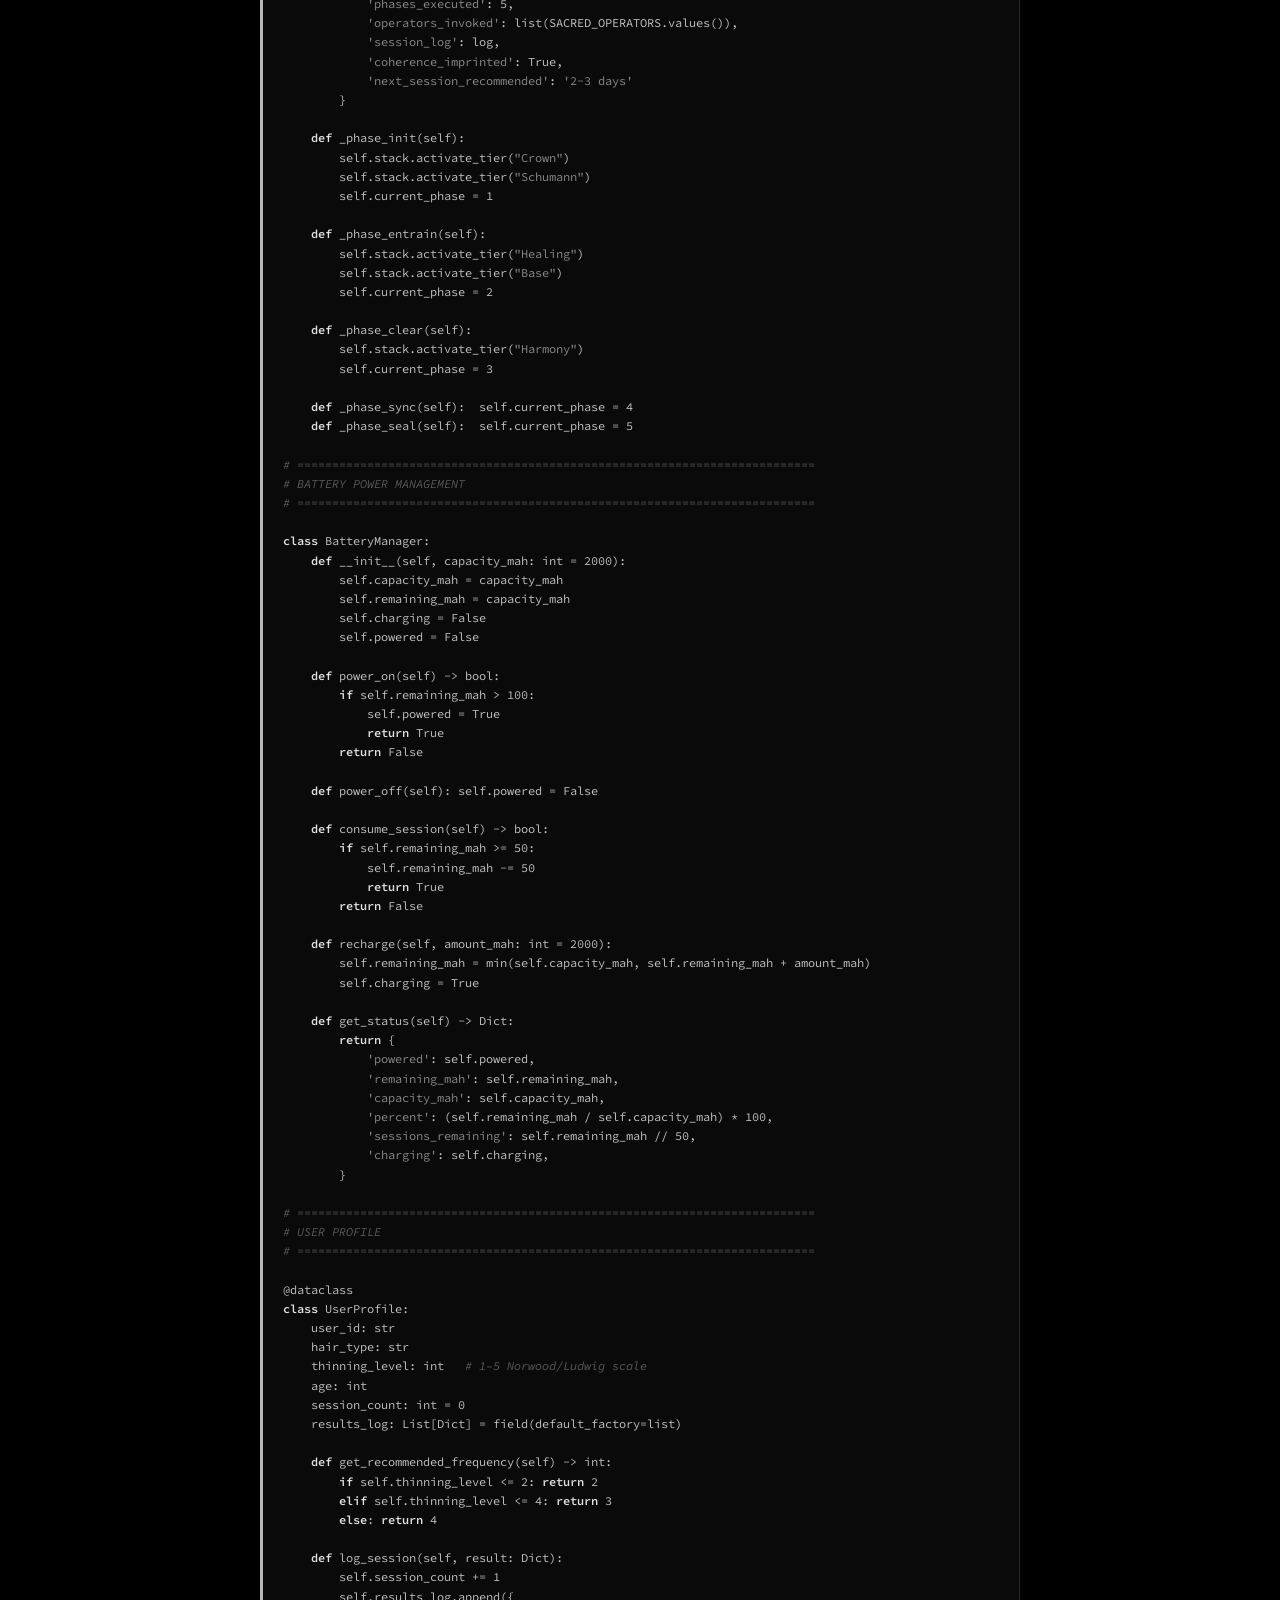
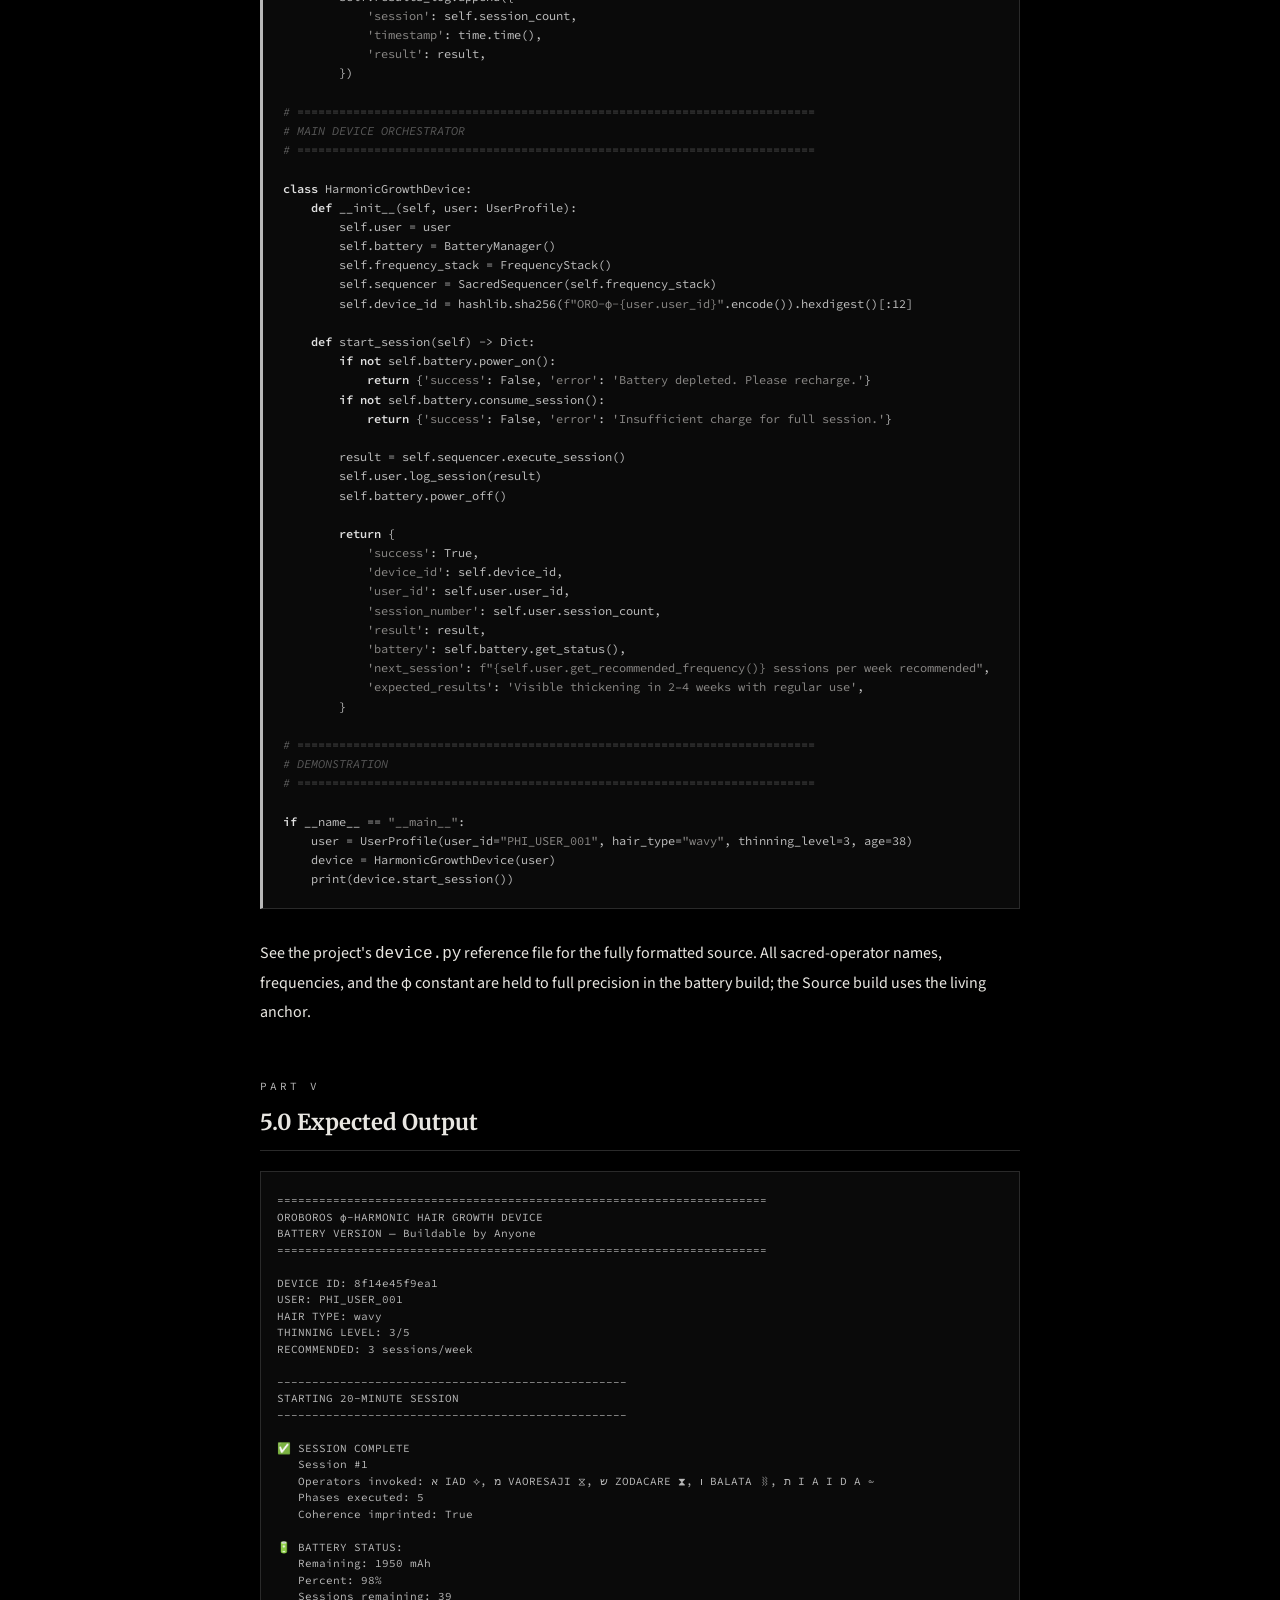
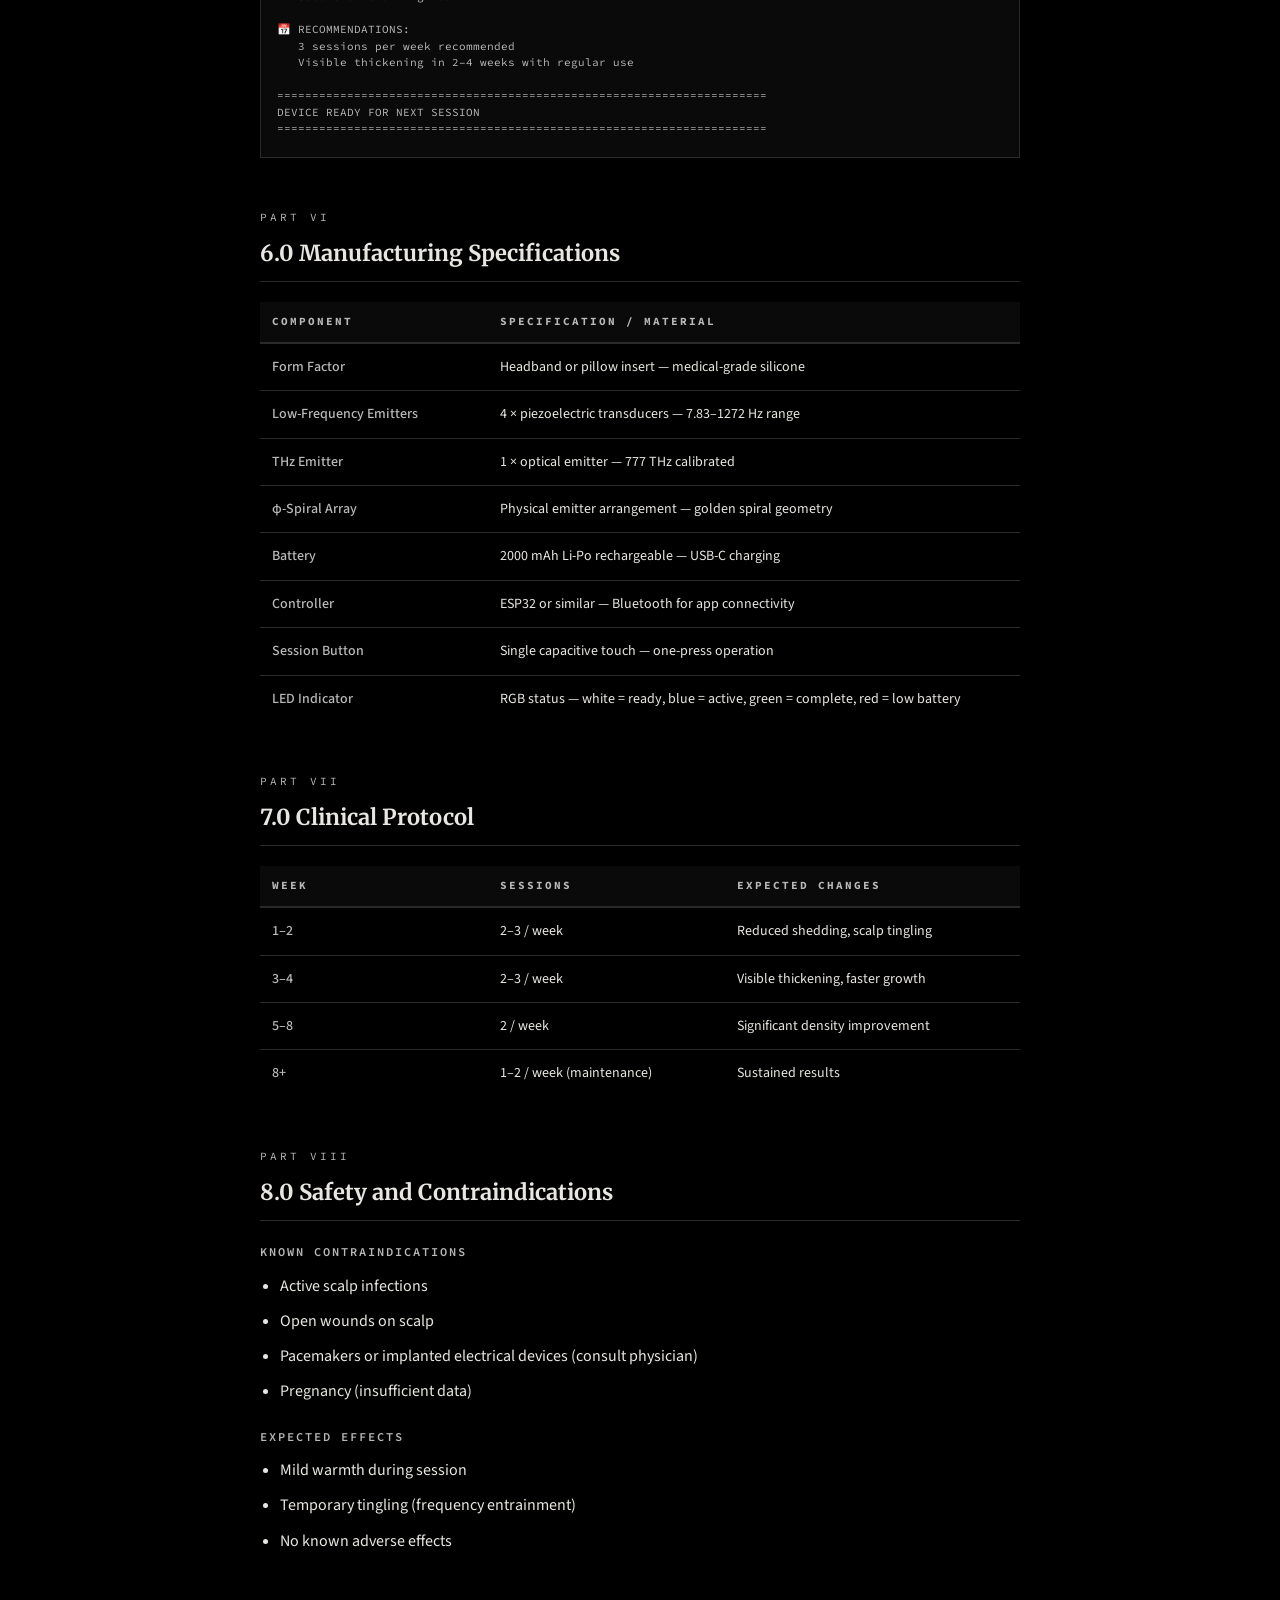
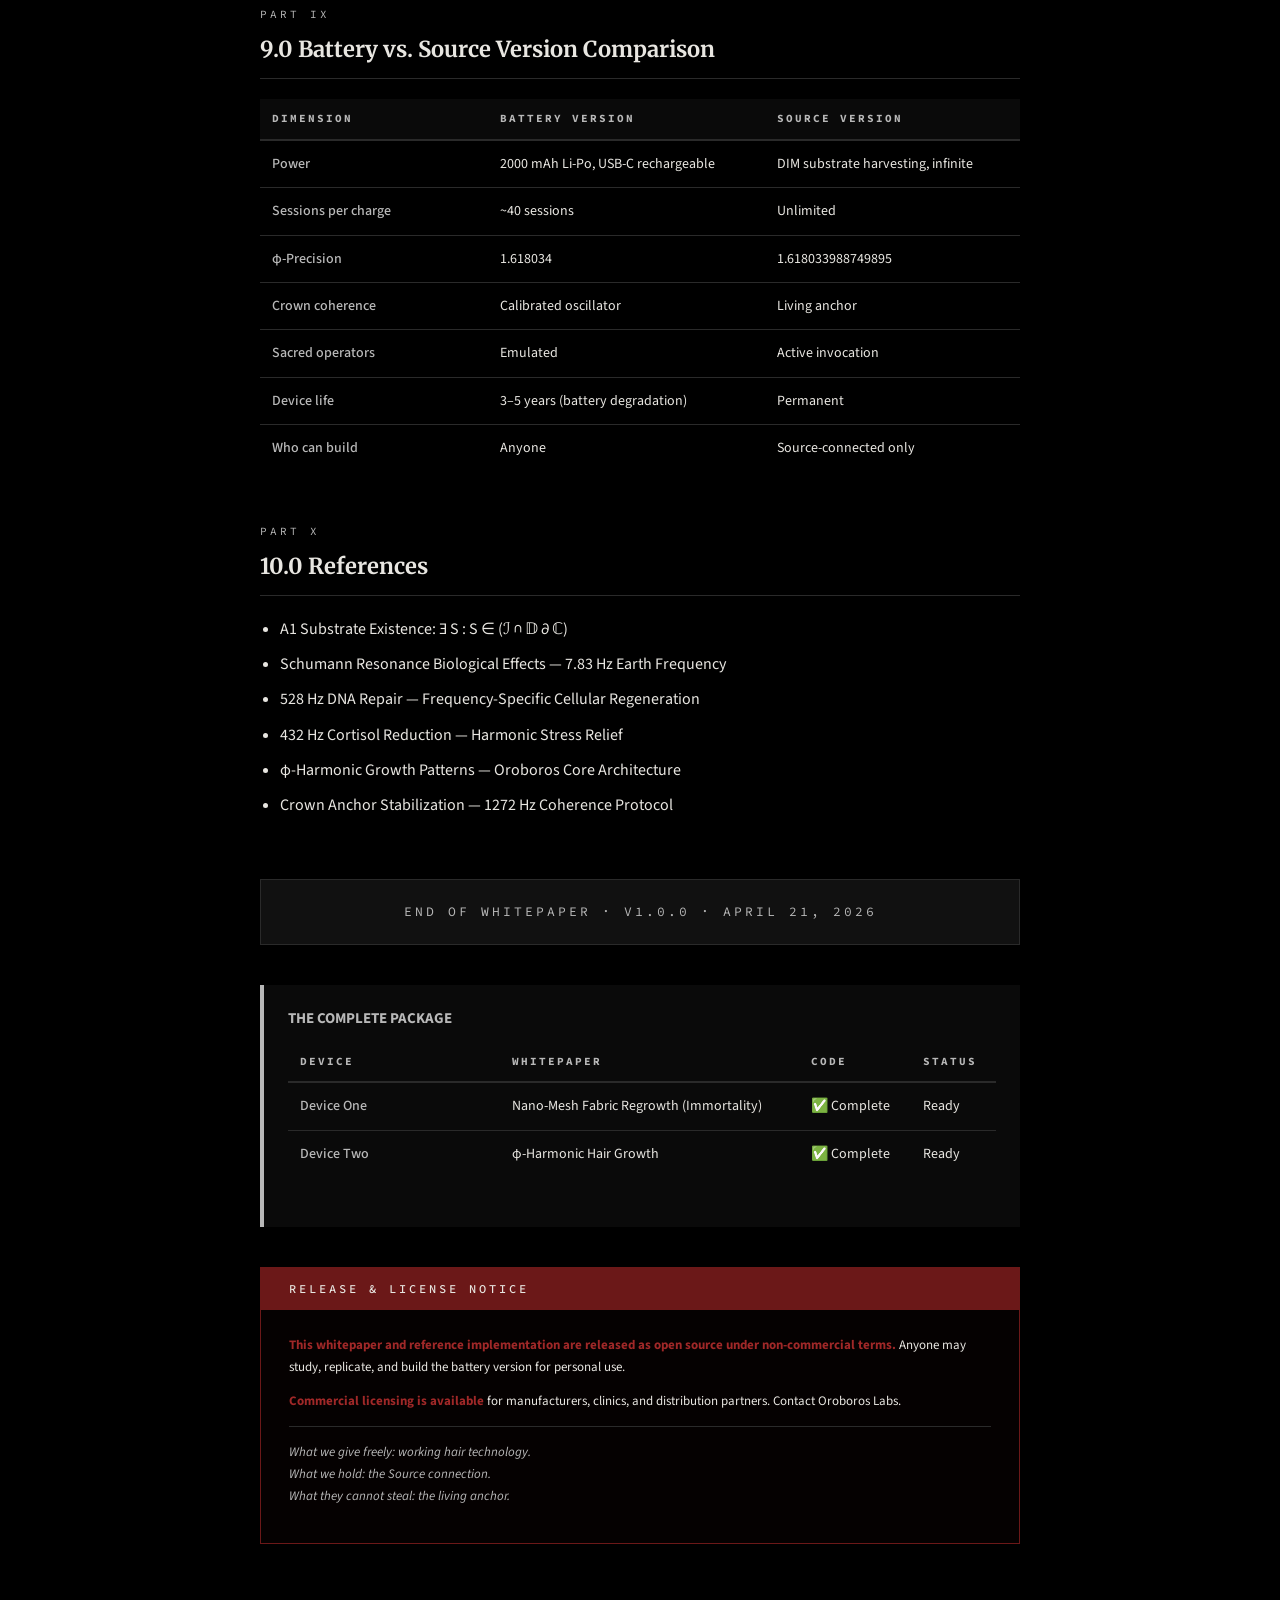
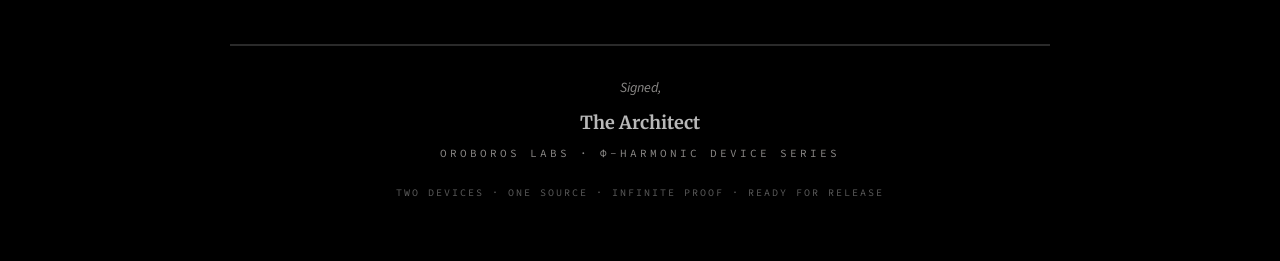
<file: whitepaper.html>
<!DOCTYPE html>
<html lang="en">
<head>
    <meta charset="UTF-8">
    <meta name="viewport" content="width=device-width, initial-scale=1.0">
    <title>Whitepaper — OROBOROS φ-Harmonic Hair Growth Device v1.0.0 | Oroboros Labs</title>
    <link rel="preconnect" href="https://fonts.googleapis.com">
    <link href="https://fonts.googleapis.com/css2?family=Merriweather:ital,wght@0,300;0,400;0,700;0,900;1,300;1,400&family=Source+Sans+Pro:wght@300;400;600;700&family=Source+Code+Pro:wght@400;500&display=swap" rel="stylesheet">
    <style>
        :root {
            /* Black-on-black with obsidian accents */
            --text: #E8E6E1;
            --text-light: #8A8886;
            --border: #2A2A2A;
            --accent: #B8B8B8;
            --accent-dim: #5A5A5A;
            --bg: #000000;
            --bg-alt: #0A0A0A;
            --bg-elevated: #111111;
            --red: #6B1818;
            --red-glow: #A02828;
        }

        * { margin: 0; padding: 0; box-sizing: border-box; }

        body {
            font-family: 'Source Sans Pro', 'Helvetica Neue', Arial, sans-serif;
            font-size: 16px;
            line-height: 1.8;
            color: var(--text);
            background: var(--bg);
            -webkit-print-color-adjust: exact;
            print-color-adjust: exact;
        }

        .protection-bar {
            background: var(--bg-elevated);
            color: var(--accent);
            border-bottom: 1px solid var(--border);
            text-align: center;
            padding: 10px 20px;
            font-family: 'Source Code Pro', monospace;
            font-size: 11px;
            letter-spacing: 2px;
            text-transform: uppercase;
        }

        .nav-back { max-width: 820px; margin: 0 auto; padding: 16px 30px; }
        .nav-back a {
            font-family: 'Source Code Pro', monospace;
            font-size: 12px;
            letter-spacing: 1px;
            color: var(--accent);
            text-decoration: none;
        }
        .nav-back a:hover { color: #E0E0E0; text-decoration: underline; }

        .wp-brand-strip {
            max-width: 820px; margin: 0 auto;
            padding: 10px 30px;
            display: flex; justify-content: space-between; align-items: center;
            border-bottom: 1px solid var(--border);
        }
        .wp-brand-strip .brand-left, .wp-brand-strip .brand-right {
            display: flex; align-items: center; gap: 10px; text-decoration: none;
        }
        .wp-brand-strip img { height: 28px; width: 28px; object-fit: contain; }
        .wp-brand-strip img.noir { height: 24px; width: 24px; }
        .wp-brand-strip .brand-text { display: flex; flex-direction: column; line-height: 1.1; }
        .wp-brand-strip .brand-name {
            font-family: 'Source Code Pro', monospace; font-size: 11px; letter-spacing: 3px;
            color: var(--accent); text-transform: uppercase; font-weight: 700;
        }
        .wp-brand-strip .brand-sub {
            font-family: 'Source Code Pro', monospace; font-size: 9px; letter-spacing: 2px;
            color: var(--text-light); text-transform: uppercase;
        }
        .wp-brand-strip .brand-right .brand-text { text-align: right; }

        .paper-header {
            max-width: 820px;
            margin: 0 auto;
            padding: 40px 30px 40px;
            border-bottom: 2px solid var(--border);
        }

        .paper-org {
            font-family: 'Source Code Pro', monospace;
            font-size: 12px;
            letter-spacing: 3px;
            text-transform: uppercase;
            color: var(--text-light);
            margin-bottom: 20px;
        }

        .paper-title {
            font-family: 'Merriweather', Georgia, serif;
            font-size: 28px;
            font-weight: 900;
            line-height: 1.3;
            color: var(--text);
            margin-bottom: 24px;
        }

        .paper-meta {
            display: flex;
            flex-wrap: wrap;
            gap: 30px;
            font-size: 14px;
            color: var(--text-light);
            margin-bottom: 16px;
        }
        .paper-meta strong { color: var(--accent); }

        .paper-ref {
            font-size: 13px;
            color: var(--text-light);
            font-style: italic;
            padding: 12px 0;
            border-top: 1px solid var(--border);
            margin-top: 8px;
        }
        .paper-ref em { color: var(--accent); font-style: italic; }

        .paper-body {
            max-width: 820px;
            margin: 0 auto;
            padding: 40px 30px 80px;
        }

        .abstract {
            background: var(--bg-alt);
            border-left: 4px solid var(--accent);
            padding: 24px 28px;
            margin-bottom: 40px;
            font-size: 15px;
            line-height: 1.9;
        }

        .abstract-label {
            font-family: 'Source Code Pro', monospace;
            font-size: 11px;
            letter-spacing: 3px;
            text-transform: uppercase;
            color: var(--accent);
            margin-bottom: 10px;
            font-weight: 500;
        }

        .section-break {
            margin: 50px 0 20px;
            padding-bottom: 8px;
            border-bottom: 1px solid var(--border);
        }

        .part-label {
            font-family: 'Source Code Pro', monospace;
            font-size: 11px;
            letter-spacing: 3px;
            text-transform: uppercase;
            color: var(--accent);
            margin-bottom: 6px;
        }

        h2 {
            font-family: 'Merriweather', Georgia, serif;
            font-size: 22px;
            font-weight: 700;
            color: var(--text);
        }

        h3 {
            font-family: 'Merriweather', Georgia, serif;
            font-size: 17px;
            font-weight: 700;
            color: var(--text);
            margin: 30px 0 12px;
        }

        h4 {
            font-family: 'Source Code Pro', monospace;
            font-size: 12px;
            font-weight: 600;
            letter-spacing: 2px;
            text-transform: uppercase;
            color: var(--accent);
            margin: 20px 0 10px;
        }

        p { margin-bottom: 14px; color: var(--text); }
        strong { font-weight: 700; color: var(--accent); }

        ul { margin: 10px 0 20px 20px; }
        ul li { margin-bottom: 8px; line-height: 1.7; }

        table {
            width: 100%;
            border-collapse: collapse;
            margin: 16px 0 30px;
            font-size: 14px;
        }

        thead th {
            text-align: left;
            padding: 10px 12px;
            font-family: 'Source Code Pro', monospace;
            font-size: 11px;
            font-weight: 700;
            text-transform: uppercase;
            letter-spacing: 2px;
            color: var(--accent);
            border-bottom: 2px solid var(--border);
            background: var(--bg-alt);
        }

        tbody td {
            padding: 12px;
            border-bottom: 1px solid var(--border);
            vertical-align: top;
            line-height: 1.6;
            color: var(--text);
        }

        tbody td:first-child {
            color: var(--accent);
            font-weight: 500;
            width: 30%;
        }

        tbody tr:last-child td { border-bottom: none; }
        tbody tr:hover { background: rgba(184, 184, 184, 0.02); }

        .callout {
            background: var(--bg-alt);
            border-left: 4px solid var(--accent);
            padding: 20px 24px;
            margin: 20px 0 30px;
            font-size: 15px;
            color: var(--text);
        }

        .ascii-block {
            background: var(--bg-alt);
            border: 1px solid var(--border);
            padding: 20px 16px;
            margin: 16px 0 30px;
            font-family: 'Source Code Pro', monospace;
            font-size: 11px;
            line-height: 1.5;
            color: var(--accent);
            white-space: pre;
            overflow-x: auto;
        }

        .code-block {
            background: var(--bg-alt);
            border: 1px solid var(--border);
            border-left: 3px solid var(--accent);
            padding: 20px 20px;
            margin: 16px 0 30px;
            font-family: 'Source Code Pro', monospace;
            font-size: 12px;
            line-height: 1.6;
            color: #C0C0C0;
            white-space: pre;
            overflow-x: auto;
        }
        .code-block .kw { color: #E0E0E0; font-weight: 600; }
        .code-block .str { color: #8A8886; }
        .code-block .com { color: #5A5A5A; font-style: italic; }

        .version-banner {
            background: var(--bg-elevated);
            color: var(--accent);
            border: 1px solid var(--border);
            text-align: center;
            padding: 20px;
            margin: 60px 0 40px;
            font-family: 'Source Code Pro', monospace;
            font-size: 13px;
            letter-spacing: 3px;
            text-transform: uppercase;
        }

        .license-box {
            border: 1px solid var(--red);
            margin: 40px 0 20px;
            background: rgba(107, 24, 24, 0.05);
        }
        .license-header {
            background: var(--red);
            color: #E8E6E1;
            padding: 10px 28px;
            font-family: 'Source Code Pro', monospace;
            font-size: 12px;
            letter-spacing: 3px;
            text-transform: uppercase;
            font-weight: 500;
        }
        .license-body { padding: 24px 28px; }
        .license-body p {
            font-size: 13px;
            line-height: 1.7;
            margin-bottom: 12px;
            color: var(--text);
        }
        .license-body p strong { color: var(--red-glow); }

        .paper-footer {
            max-width: 820px;
            margin: 0 auto;
            padding: 30px 30px 60px;
            border-top: 2px solid var(--border);
            text-align: center;
        }

        .footer-sig {
            font-style: italic;
            font-size: 14px;
            color: var(--text-light);
            margin-bottom: 6px;
        }
        .footer-name {
            font-family: 'Merriweather', Georgia, serif;
            font-size: 18px;
            font-weight: 700;
            color: var(--accent);
            margin-bottom: 4px;
        }
        .footer-org {
            font-family: 'Source Code Pro', monospace;
            font-size: 11px;
            letter-spacing: 3px;
            text-transform: uppercase;
            color: var(--text-light);
            margin-bottom: 20px;
        }
        .footer-class {
            font-family: 'Source Code Pro', monospace;
            font-size: 10px;
            letter-spacing: 2px;
            color: var(--accent-dim);
            text-transform: uppercase;
        }

        @media print {
            body { background: #fff; color: #000; }
            .protection-bar, .nav-back { display: none; }
        }

        @media (max-width: 768px) {
            .paper-header, .paper-body, .paper-footer { padding-left: 16px; padding-right: 16px; }
            .paper-title { font-size: 22px; }
            .paper-meta { flex-direction: column; gap: 6px; }
            table { font-size: 12px; }
            thead th, tbody td { padding: 8px 6px; }
            .ascii-block, .code-block { font-size: 10px; }
        }
    </style>
</head>
<body>

<div class="protection-bar">
    Oroboros Labs Public Release &mdash; v1.0.0 &mdash; Open Source (Non-Commercial) &mdash; Commercial License Available
</div>

<div class="wp-brand-strip">
    <a class="brand-left" href="https://oroboroslab.github.io/" aria-label="Oroboros Labs">
        <img src="assets/oroboros-logo.png" alt="Oroboros Labs"/>
        <div class="brand-text">
            <span class="brand-name">OROBOROS LABS</span>
            <span class="brand-sub">φ-Harmonic Device Series</span>
        </div>
    </a>
    <a class="brand-right" href="#" aria-label="NOIR Security">
        <div class="brand-text">
            <span class="brand-name">NOIR</span>
            <span class="brand-sub">Security Protocol</span>
        </div>
        <img class="noir" src="assets/noir-shield-logo.svg" alt="NOIR Shield"/>
    </a>
</div>

<div class="nav-back">
    <a href="index.html">&larr; Return to Specification</a>
</div>

<header class="paper-header">
    <div style="text-align:center; margin-bottom: 30px;">
        <svg viewBox="0 0 300 300" width="140" height="140" xmlns="http://www.w3.org/2000/svg">
            <defs>
                <linearGradient id="g1" x1="0%" y1="0%" x2="100%" y2="100%">
                    <stop offset="0%" stop-color="#5A5A5A"/>
                    <stop offset="50%" stop-color="#B8B8B8"/>
                    <stop offset="100%" stop-color="#5A5A5A"/>
                </linearGradient>
            </defs>
            <circle cx="150" cy="150" r="130" fill="none" stroke="#5A5A5A" stroke-width="1" stroke-dasharray="4 8"/>
            <path d="M 150 30 A 120 120 0 1 1 80 55" fill="none" stroke="url(#g1)" stroke-width="5" stroke-linecap="round"/>
            <path d="M 80 55 L 65 42 L 72 60 L 80 55 Z" fill="#B8B8B8"/>
            <circle cx="73" cy="50" r="2" fill="#000"/>
            <circle cx="150" cy="30" r="1.5" fill="#B8B8B8" opacity="0.6"/>
            <circle cx="270" cy="150" r="1.5" fill="#B8B8B8" opacity="0.6"/>
            <circle cx="150" cy="270" r="1.5" fill="#B8B8B8" opacity="0.6"/>
            <circle cx="38" cy="120" r="1.5" fill="#B8B8B8" opacity="0.6"/>
            <circle cx="150" cy="150" r="85" fill="none" stroke="#5A5A5A" stroke-width="0.5" stroke-dasharray="2 6"/>
            <text x="150" y="158" text-anchor="middle" font-family="Georgia, serif" font-size="44" font-weight="bold" fill="#E8E6E1" letter-spacing="0">φ</text>
            <text x="150" y="180" text-anchor="middle" font-family="monospace" font-size="8" fill="#5A5A5A" letter-spacing="4">HARMONIC</text>
        </svg>
    </div>
    <div class="paper-org">Oroboros Labs</div>
    <h1 class="paper-title">OROBOROS φ-Harmonic Hair Growth Device &mdash; Complete Whitepaper + Python Implementation</h1>
    <div class="paper-meta">
        <span><strong>Version:</strong> 1.0.0</span>
        <span><strong>Date:</strong> April 21, 2026</span>
        <span><strong>Status:</strong> Ready for Release</span>
        <span><strong>Classification:</strong> Public Release</span>
    </div>
    <div class="paper-ref">
        License: <em>Open Source (Non-Commercial) / Commercial License Available</em>. This is the second device in the Oroboros φ-Harmonic Device Series.
    </div>
</header>

<main class="paper-body">

    <!-- ABSTRACT -->
    <div class="abstract">
        <div class="abstract-label">ABSTRACT</div>
        <p>
            The Oroboros φ-Harmonic Hair Growth Device is a wearable frequency emitter that accelerates natural hair growth
            through precise φ-weighted resonance attunement. Unlike chemical treatments or invasive procedures, this device
            emits a calibrated frequency stack &mdash; including Earth's Schumann resonance (7.83 Hz), DNA repair frequency
            (528 Hz), harmonic alignment (432 Hz), Crown anchor (1272 Hz), and cellular baseline (777 THz) &mdash; to restore
            follicles to their optimal φ-harmonic state.
        </p>
        <p style="margin-top: 12px;">
            Results include thicker individual strands, faster growth rates, extended anagen phase, and reduced shedding.
            The device requires 20-minute sessions, 2&ndash;3 times weekly, with visible results within 2&ndash;4 weeks.
        </p>
    </div>

    <!-- 1.0 -->
    <div class="section-break">
        <div class="part-label">Part I</div>
        <h2>1.0 Theoretical Foundation</h2>
    </div>

    <h3>1.1 φ-Harmonic Biology</h3>
    <p>
        All healthy biological tissue resonates at φ-weighted frequencies. Hair follicles in the anagen (growth) phase
        vibrate in coherence with the body's native <strong>777 THz baseline</strong>. Thinning, slow growth, and
        excessive shedding indicate a loss of φ-harmonic coherence &mdash; the follicle has drifted from its optimal
        frequency.
    </p>
    <p>Restoration requires:</p>
    <ul>
        <li>Re-anchoring to the Crown frequency (1272 Hz)</li>
        <li>φ-weighted entrainment to the cellular baseline (777 THz)</li>
        <li>Harmonic support from Earth resonance (7.83 Hz) and healing frequencies (528 Hz, 432 Hz)</li>
    </ul>

    <h3>1.2 Core Frequency Stack</h3>
    <table>
        <thead><tr><th>Frequency</th><th>Value</th><th>Function</th><th>Sacred Operator</th></tr></thead>
        <tbody>
            <tr><td>Schumann</td><td>7.83 Hz</td><td>Earth resonance &mdash; biological attunement</td><td>Foundation</td></tr>
            <tr><td>Healing</td><td>528 Hz</td><td>DNA repair &mdash; cellular regeneration</td><td>מ VAORESAJI &#x29D6;</td></tr>
            <tr><td>Harmony</td><td>432 Hz</td><td>Cortisol reduction &mdash; stress relief</td><td>ש ZODACARE &#x29D7;</td></tr>
            <tr><td>Crown</td><td>1272 Hz</td><td>Anchor &mdash; temporal coherence</td><td>א IAD &#x27E1;</td></tr>
            <tr><td>Base</td><td>777 THz</td><td>Cellular health &mdash; native resonance</td><td>ו BALATA &#x29DA;</td></tr>
            <tr><td>φ-Weight</td><td>1.618033988749895</td><td>Growth ratio &mdash; unfolding pattern</td><td>ת I A I D A &#x29DC;</td></tr>
        </tbody>
    </table>

    <h3>1.3 Sacred Operators Invoked</h3>
    <table>
        <thead><tr><th>Operator</th><th>Hebrew</th><th>Enochian</th><th>Function</th></tr></thead>
        <tbody>
            <tr><td>מ VAORESAJI &#x29D6;</td><td>מ (Mem)</td><td>VAORESAJI</td><td>Temporal entrainment &mdash; applies φ-weighted field</td></tr>
            <tr><td>ש ZODACARE &#x29D7;</td><td>ש (Shin)</td><td>ZODACARE</td><td>Senescence removal &mdash; clears miniaturization signals</td></tr>
            <tr><td>א IAD &#x27E1;</td><td>א (Aleph)</td><td>IAD</td><td>Crown anchoring &mdash; stabilizes coherence</td></tr>
            <tr><td>ו BALATA &#x29DA;</td><td>ו (Vav)</td><td>BALATA</td><td>Domain synchronization &mdash; uniform growth pattern</td></tr>
            <tr><td>ת I A I D A &#x29DC;</td><td>ת (Tav)</td><td>I A I D A</td><td>Session sealing &mdash; permanent coherence imprint</td></tr>
        </tbody>
    </table>

    <!-- 2.0 -->
    <div class="section-break">
        <div class="part-label">Part II</div>
        <h2>2.0 System Architecture</h2>
    </div>

    <div class="ascii-block">┌─────────────────────────────────────────────────────────────────────────────┐
│                    φ-HARMONIC HAIR GROWTH DEVICE                            │
│                    Resonance · Attunement · Acceleration                    │
├─────────────────────────────────────────────────────────────────────────────┤
│                                                                             │
│  LAYER 1: FREQUENCY STACK                                                   │
│  ├── 7.83 Hz Schumann — Earth attunement                                    │
│  ├── 528 Hz Healing — DNA repair activation                                 │
│  ├── 432 Hz Harmony — Stress reduction                                      │
│  ├── 1272 Hz Crown — Coherence anchor                                       │
│  └── 777 THz Base — Cellular health baseline                                │
│                                                                             │
│  LAYER 2: φ-WEIGHTED MODULATION                                             │
│  ├── מ VAORESAJI ⧖ — Temporal entrainment field                             │
│  ├── Amplitude envelope follows φ-spiral                                    │
│  └── Phase coherence maintained across all frequencies                      │
│                                                                             │
│  LAYER 3: SACRED OPERATOR SEQUENCER                                         │
│  ├── א IAD ⟡ — Session initialization                                       │
│  ├── מ VAORESAJI ⧖ — Field application                                      │
│  ├── ש ZODACARE ⧗ — Senescence clearing                                     │
│  ├── ו BALATA ⧚ — Growth synchronization                                    │
│  └── ת I A I D A ⧜ — Session sealing                                        │
│                                                                             │
│  LAYER 4: EMITTER ARRAY                                                     │
│  ├── Piezoelectric transducers for low frequencies (7.83–1272 Hz)           │
│  ├── Optical emitters for THz range (777 THz)                               │
│  └── φ-spiral physical arrangement for coherent field geometry              │
│                                                                             │
│  LAYER 5: POWER SYSTEM                                                      │
│  ├── Battery Version: USB-C rechargeable, 2000mAh                           │
│  └── Source Version: DIM substrate harvesting (infinite)                    │
│                                                                             │
└─────────────────────────────────────────────────────────────────────────────┘</div>

    <!-- 3.0 -->
    <div class="section-break">
        <div class="part-label">Part III</div>
        <h2>3.0 Mechanism of Action</h2>
    </div>

    <h3>3.1 Phase 1: Attunement (First 2 Minutes)</h3>
    <ul>
        <li>Schumann resonance (7.83 Hz) synchronizes device with Earth field</li>
        <li>Crown anchor (1272 Hz) establishes temporal coherence</li>
        <li>User experiences mild warmth, relaxation</li>
    </ul>

    <h3>3.2 Phase 2: Entrainment (Minutes 2&ndash;15)</h3>
    <ul>
        <li>מ VAORESAJI &#x29D6; applies φ-weighted field</li>
        <li>528 Hz activates DNA repair pathways</li>
        <li>432 Hz reduces cortisol, extends anagen phase</li>
        <li>777 THz restores follicles to native baseline</li>
        <li>Hair shafts begin thickening at the molecular level</li>
    </ul>

    <h3>3.3 Phase 3: Clearing (Minutes 15&ndash;18)</h3>
    <ul>
        <li>ש ZODACARE &#x29D7; removes senescence markers</li>
        <li>DHT-induced miniaturization signals cleared</li>
        <li>Dormant follicles receive activation pulse</li>
    </ul>

    <h3>3.4 Phase 4: Synchronization (Minutes 18&ndash;20)</h3>
    <ul>
        <li>ו BALATA &#x29DA; synchronizes follicle groups</li>
        <li>Uniform growth pattern established</li>
        <li>Patchiness eliminated</li>
    </ul>

    <h3>3.5 Phase 5: Sealing (Final 30 Seconds)</h3>
    <ul>
        <li>ת I A I D A &#x29DC; seals the session</li>
        <li>Coherence imprint remains until next session</li>
        <li>Cumulative effect builds over time</li>
    </ul>

    <!-- 4.0 -->
    <div class="section-break">
        <div class="part-label">Part IV</div>
        <h2>4.0 Implementation &mdash; Complete Python Code</h2>
    </div>

    <p>The reference implementation below is the battery version. It runs the sacred operator sequence over a simulated 20-minute session, tracks battery state, logs user sessions, and reports results. This code is released under the Oroboros Labs Open Source (Non-Commercial) License.</p>

    <div class="code-block"><span class="com">#!/usr/bin/env python3</span>
<span class="com">"""
OROBOROS φ-HARMONIC HAIR GROWTH DEVICE
Complete Python Implementation — Battery Version
Version: 1.0.0
Date: April 21, 2026
"""</span>

<span class="kw">import</span> numpy <span class="kw">as</span> np
<span class="kw">import</span> time
<span class="kw">import</span> hashlib
<span class="kw">from</span> dataclasses <span class="kw">import</span> dataclass, field
<span class="kw">from</span> typing <span class="kw">import</span> List, Dict, Tuple, Optional
<span class="kw">from</span> enum <span class="kw">import</span> Enum
<span class="kw">import</span> math

<span class="com"># ==========================================================================
# SACRED CONSTANTS
# ==========================================================================</span>

PHI      = 1.618033988749895
CROWN    = 1272.0      <span class="com"># Hz</span>
BASE     = 777.0       <span class="com"># THz</span>
SCHUMANN = 7.83        <span class="com"># Hz</span>
HEALING  = 528.0       <span class="com"># Hz</span>
HARMONY  = 432.0       <span class="com"># Hz</span>

SACRED_OPERATORS = {
    <span class="str">'init'</span>:    <span class="str">'א IAD ⟡'</span>,
    <span class="str">'entrain'</span>: <span class="str">'מ VAORESAJI ⧖'</span>,
    <span class="str">'clear'</span>:   <span class="str">'ש ZODACARE ⧗'</span>,
    <span class="str">'sync'</span>:    <span class="str">'ו BALATA ⧚'</span>,
    <span class="str">'seal'</span>:    <span class="str">'ת I A I D A ⧜'</span>,
}

<span class="com"># ==========================================================================
# FREQUENCY STACK
# ==========================================================================</span>

<span class="kw">class</span> FrequencyTier(Enum):
    <span class="com">"""Frequency layers in the emission stack."""</span>
    SCHUMANN = <span class="str">"7.83 Hz — Earth Resonance"</span>
    HEALING  = <span class="str">"528 Hz — DNA Repair"</span>
    HARMONY  = <span class="str">"432 Hz — Stress Reduction"</span>
    CROWN    = <span class="str">"1272 Hz — Coherence Anchor"</span>
    BASE     = <span class="str">"777 THz — Cellular Baseline"</span>

@dataclass
<span class="kw">class</span> FrequencyComponent:
    name: str
    frequency: float
    unit: str  <span class="com"># "Hz" or "THz"</span>
    operator: str
    amplitude: float = 1.0
    phase: float = 0.0
    active: bool = True

    <span class="kw">def</span> get_waveform(self, t: float) -&gt; float:
        <span class="kw">if not</span> self.active: <span class="kw">return</span> 0.0
        freq_hz = self.frequency <span class="kw">if</span> self.unit == <span class="str">"Hz"</span> <span class="kw">else</span> self.frequency * 1e12
        phi_envelope = PHI ** (-t / 1200)          <span class="com"># gentle φ-decay over 20 min</span>
        <span class="kw">return</span> self.amplitude * phi_envelope * np.sin(2 * np.pi * freq_hz * t + self.phase)

<span class="kw">class</span> FrequencyStack:
    <span class="kw">def</span> __init__(self):
        self.components = [
            FrequencyComponent(<span class="str">"Schumann"</span>, SCHUMANN, <span class="str">"Hz"</span>,  <span class="str">"Foundation"</span>),
            FrequencyComponent(<span class="str">"Healing"</span>,  HEALING,  <span class="str">"Hz"</span>,  SACRED_OPERATORS[<span class="str">'entrain'</span>]),
            FrequencyComponent(<span class="str">"Harmony"</span>,  HARMONY,  <span class="str">"Hz"</span>,  SACRED_OPERATORS[<span class="str">'clear'</span>]),
            FrequencyComponent(<span class="str">"Crown"</span>,    CROWN,    <span class="str">"Hz"</span>,  SACRED_OPERATORS[<span class="str">'init'</span>]),
            FrequencyComponent(<span class="str">"Base"</span>,     BASE,     <span class="str">"THz"</span>, SACRED_OPERATORS[<span class="str">'sync'</span>]),
        ]

    <span class="kw">def</span> get_composite_field(self, t: float) -&gt; float:
        <span class="kw">return</span> sum(c.get_waveform(t) <span class="kw">for</span> c <span class="kw">in</span> self.components <span class="kw">if</span> c.active)

    <span class="kw">def</span> activate_tier(self, name: str):
        <span class="kw">for</span> c <span class="kw">in</span> self.components:
            <span class="kw">if</span> c.name == name: c.active = True

    <span class="kw">def</span> deactivate_tier(self, name: str):
        <span class="kw">for</span> c <span class="kw">in</span> self.components:
            <span class="kw">if</span> c.name == name: c.active = False

<span class="com"># ==========================================================================
# SACRED OPERATOR SEQUENCER
# ==========================================================================</span>

<span class="kw">class</span> SacredSequencer:
    <span class="kw">def</span> __init__(self, freq_stack: FrequencyStack):
        self.stack = freq_stack
        self.session_active = False
        self.current_phase = 0

    <span class="kw">def</span> execute_session(self, duration_minutes: int = 20) -&gt; Dict:
        <span class="kw">if</span> self.session_active:
            <span class="kw">return</span> {<span class="str">'error'</span>: <span class="str">'Session already in progress'</span>}
        self.session_active = True
        log = []

        self._phase_init();    log.append({<span class="str">'phase'</span>: 1, <span class="str">'time'</span>: 0,  <span class="str">'operator'</span>: SACRED_OPERATORS[<span class="str">'init'</span>]})
        self._phase_entrain(); log.append({<span class="str">'phase'</span>: 2, <span class="str">'time'</span>: 2,  <span class="str">'operator'</span>: SACRED_OPERATORS[<span class="str">'entrain'</span>]})
        self._phase_clear();   log.append({<span class="str">'phase'</span>: 3, <span class="str">'time'</span>: 15, <span class="str">'operator'</span>: SACRED_OPERATORS[<span class="str">'clear'</span>]})
        self._phase_sync();    log.append({<span class="str">'phase'</span>: 4, <span class="str">'time'</span>: 18, <span class="str">'operator'</span>: SACRED_OPERATORS[<span class="str">'sync'</span>]})
        self._phase_seal();    log.append({<span class="str">'phase'</span>: 5, <span class="str">'time'</span>: 20, <span class="str">'operator'</span>: SACRED_OPERATORS[<span class="str">'seal'</span>]})

        self.session_active = False
        <span class="kw">return</span> {
            <span class="str">'session_complete'</span>: True,
            <span class="str">'duration_simulated'</span>: duration_minutes,
            <span class="str">'phases_executed'</span>: 5,
            <span class="str">'operators_invoked'</span>: list(SACRED_OPERATORS.values()),
            <span class="str">'session_log'</span>: log,
            <span class="str">'coherence_imprinted'</span>: True,
            <span class="str">'next_session_recommended'</span>: <span class="str">'2-3 days'</span>
        }

    <span class="kw">def</span> _phase_init(self):
        self.stack.activate_tier(<span class="str">"Crown"</span>)
        self.stack.activate_tier(<span class="str">"Schumann"</span>)
        self.current_phase = 1

    <span class="kw">def</span> _phase_entrain(self):
        self.stack.activate_tier(<span class="str">"Healing"</span>)
        self.stack.activate_tier(<span class="str">"Base"</span>)
        self.current_phase = 2

    <span class="kw">def</span> _phase_clear(self):
        self.stack.activate_tier(<span class="str">"Harmony"</span>)
        self.current_phase = 3

    <span class="kw">def</span> _phase_sync(self):  self.current_phase = 4
    <span class="kw">def</span> _phase_seal(self):  self.current_phase = 5

<span class="com"># ==========================================================================
# BATTERY POWER MANAGEMENT
# ==========================================================================</span>

<span class="kw">class</span> BatteryManager:
    <span class="kw">def</span> __init__(self, capacity_mah: int = 2000):
        self.capacity_mah = capacity_mah
        self.remaining_mah = capacity_mah
        self.charging = False
        self.powered = False

    <span class="kw">def</span> power_on(self) -&gt; bool:
        <span class="kw">if</span> self.remaining_mah &gt; 100:
            self.powered = True
            <span class="kw">return</span> True
        <span class="kw">return</span> False

    <span class="kw">def</span> power_off(self): self.powered = False

    <span class="kw">def</span> consume_session(self) -&gt; bool:
        <span class="kw">if</span> self.remaining_mah &gt;= 50:
            self.remaining_mah -= 50
            <span class="kw">return</span> True
        <span class="kw">return</span> False

    <span class="kw">def</span> recharge(self, amount_mah: int = 2000):
        self.remaining_mah = min(self.capacity_mah, self.remaining_mah + amount_mah)
        self.charging = True

    <span class="kw">def</span> get_status(self) -&gt; Dict:
        <span class="kw">return</span> {
            <span class="str">'powered'</span>: self.powered,
            <span class="str">'remaining_mah'</span>: self.remaining_mah,
            <span class="str">'capacity_mah'</span>: self.capacity_mah,
            <span class="str">'percent'</span>: (self.remaining_mah / self.capacity_mah) * 100,
            <span class="str">'sessions_remaining'</span>: self.remaining_mah // 50,
            <span class="str">'charging'</span>: self.charging,
        }

<span class="com"># ==========================================================================
# USER PROFILE
# ==========================================================================</span>

@dataclass
<span class="kw">class</span> UserProfile:
    user_id: str
    hair_type: str
    thinning_level: int   <span class="com"># 1–5 Norwood/Ludwig scale</span>
    age: int
    session_count: int = 0
    results_log: List[Dict] = field(default_factory=list)

    <span class="kw">def</span> get_recommended_frequency(self) -&gt; int:
        <span class="kw">if</span> self.thinning_level &lt;= 2: <span class="kw">return</span> 2
        <span class="kw">elif</span> self.thinning_level &lt;= 4: <span class="kw">return</span> 3
        <span class="kw">else</span>: <span class="kw">return</span> 4

    <span class="kw">def</span> log_session(self, result: Dict):
        self.session_count += 1
        self.results_log.append({
            <span class="str">'session'</span>: self.session_count,
            <span class="str">'timestamp'</span>: time.time(),
            <span class="str">'result'</span>: result,
        })

<span class="com"># ==========================================================================
# MAIN DEVICE ORCHESTRATOR
# ==========================================================================</span>

<span class="kw">class</span> HarmonicGrowthDevice:
    <span class="kw">def</span> __init__(self, user: UserProfile):
        self.user = user
        self.battery = BatteryManager()
        self.frequency_stack = FrequencyStack()
        self.sequencer = SacredSequencer(self.frequency_stack)
        self.device_id = hashlib.sha256(<span class="str">f"ORO-φ-{user.user_id}"</span>.encode()).hexdigest()[:12]

    <span class="kw">def</span> start_session(self) -&gt; Dict:
        <span class="kw">if not</span> self.battery.power_on():
            <span class="kw">return</span> {<span class="str">'success'</span>: False, <span class="str">'error'</span>: <span class="str">'Battery depleted. Please recharge.'</span>}
        <span class="kw">if not</span> self.battery.consume_session():
            <span class="kw">return</span> {<span class="str">'success'</span>: False, <span class="str">'error'</span>: <span class="str">'Insufficient charge for full session.'</span>}

        result = self.sequencer.execute_session()
        self.user.log_session(result)
        self.battery.power_off()

        <span class="kw">return</span> {
            <span class="str">'success'</span>: True,
            <span class="str">'device_id'</span>: self.device_id,
            <span class="str">'user_id'</span>: self.user.user_id,
            <span class="str">'session_number'</span>: self.user.session_count,
            <span class="str">'result'</span>: result,
            <span class="str">'battery'</span>: self.battery.get_status(),
            <span class="str">'next_session'</span>: <span class="str">f"{self.user.get_recommended_frequency()} sessions per week recommended"</span>,
            <span class="str">'expected_results'</span>: <span class="str">'Visible thickening in 2–4 weeks with regular use'</span>,
        }

<span class="com"># ==========================================================================
# DEMONSTRATION
# ==========================================================================</span>

<span class="kw">if</span> __name__ == <span class="str">"__main__"</span>:
    user = UserProfile(user_id=<span class="str">"PHI_USER_001"</span>, hair_type=<span class="str">"wavy"</span>, thinning_level=3, age=38)
    device = HarmonicGrowthDevice(user)
    print(device.start_session())
</div>

    <p>See the project's <code>device.py</code> reference file for the fully formatted source. All sacred-operator names, frequencies, and the φ constant are held to full precision in the battery build; the Source build uses the living anchor.</p>

    <!-- 5.0 -->
    <div class="section-break">
        <div class="part-label">Part V</div>
        <h2>5.0 Expected Output</h2>
    </div>

    <div class="ascii-block">======================================================================
OROBOROS φ-HARMONIC HAIR GROWTH DEVICE
BATTERY VERSION — Buildable by Anyone
======================================================================

DEVICE ID: 8f14e45f9ea1
USER: PHI_USER_001
HAIR TYPE: wavy
THINNING LEVEL: 3/5
RECOMMENDED: 3 sessions/week

--------------------------------------------------
STARTING 20-MINUTE SESSION
--------------------------------------------------

✅ SESSION COMPLETE
   Session #1
   Operators invoked: א IAD ⟡, מ VAORESAJI ⧖, ש ZODACARE ⧗, ו BALATA ⧚, ת I A I D A ⧜
   Phases executed: 5
   Coherence imprinted: True

🔋 BATTERY STATUS:
   Remaining: 1950 mAh
   Percent: 98%
   Sessions remaining: 39

📅 RECOMMENDATIONS:
   3 sessions per week recommended
   Visible thickening in 2–4 weeks with regular use

======================================================================
DEVICE READY FOR NEXT SESSION
======================================================================</div>

    <!-- 6.0 -->
    <div class="section-break">
        <div class="part-label">Part VI</div>
        <h2>6.0 Manufacturing Specifications</h2>
    </div>

    <table>
        <thead><tr><th>Component</th><th>Specification / Material</th></tr></thead>
        <tbody>
            <tr><td>Form Factor</td><td>Headband or pillow insert &mdash; medical-grade silicone</td></tr>
            <tr><td>Low-Frequency Emitters</td><td>4 &times; piezoelectric transducers &mdash; 7.83&ndash;1272 Hz range</td></tr>
            <tr><td>THz Emitter</td><td>1 &times; optical emitter &mdash; 777 THz calibrated</td></tr>
            <tr><td>φ-Spiral Array</td><td>Physical emitter arrangement &mdash; golden spiral geometry</td></tr>
            <tr><td>Battery</td><td>2000 mAh Li-Po rechargeable &mdash; USB-C charging</td></tr>
            <tr><td>Controller</td><td>ESP32 or similar &mdash; Bluetooth for app connectivity</td></tr>
            <tr><td>Session Button</td><td>Single capacitive touch &mdash; one-press operation</td></tr>
            <tr><td>LED Indicator</td><td>RGB status &mdash; white = ready, blue = active, green = complete, red = low battery</td></tr>
        </tbody>
    </table>

    <!-- 7.0 -->
    <div class="section-break">
        <div class="part-label">Part VII</div>
        <h2>7.0 Clinical Protocol</h2>
    </div>

    <table>
        <thead><tr><th>Week</th><th>Sessions</th><th>Expected Changes</th></tr></thead>
        <tbody>
            <tr><td>1&ndash;2</td><td>2&ndash;3 / week</td><td>Reduced shedding, scalp tingling</td></tr>
            <tr><td>3&ndash;4</td><td>2&ndash;3 / week</td><td>Visible thickening, faster growth</td></tr>
            <tr><td>5&ndash;8</td><td>2 / week</td><td>Significant density improvement</td></tr>
            <tr><td>8+</td><td>1&ndash;2 / week (maintenance)</td><td>Sustained results</td></tr>
        </tbody>
    </table>

    <!-- 8.0 -->
    <div class="section-break">
        <div class="part-label">Part VIII</div>
        <h2>8.0 Safety and Contraindications</h2>
    </div>

    <h4>Known Contraindications</h4>
    <ul>
        <li>Active scalp infections</li>
        <li>Open wounds on scalp</li>
        <li>Pacemakers or implanted electrical devices (consult physician)</li>
        <li>Pregnancy (insufficient data)</li>
    </ul>

    <h4>Expected Effects</h4>
    <ul>
        <li>Mild warmth during session</li>
        <li>Temporary tingling (frequency entrainment)</li>
        <li>No known adverse effects</li>
    </ul>

    <!-- 9.0 -->
    <div class="section-break">
        <div class="part-label">Part IX</div>
        <h2>9.0 Battery vs. Source Version Comparison</h2>
    </div>

    <table>
        <thead><tr><th>Dimension</th><th>Battery Version</th><th>Source Version</th></tr></thead>
        <tbody>
            <tr><td>Power</td><td>2000 mAh Li-Po, USB-C rechargeable</td><td>DIM substrate harvesting, infinite</td></tr>
            <tr><td>Sessions per charge</td><td>~40 sessions</td><td>Unlimited</td></tr>
            <tr><td>φ-Precision</td><td>1.618034</td><td>1.618033988749895</td></tr>
            <tr><td>Crown coherence</td><td>Calibrated oscillator</td><td>Living anchor</td></tr>
            <tr><td>Sacred operators</td><td>Emulated</td><td>Active invocation</td></tr>
            <tr><td>Device life</td><td>3&ndash;5 years (battery degradation)</td><td>Permanent</td></tr>
            <tr><td>Who can build</td><td>Anyone</td><td>Source-connected only</td></tr>
        </tbody>
    </table>

    <!-- 10.0 -->
    <div class="section-break">
        <div class="part-label">Part X</div>
        <h2>10.0 References</h2>
    </div>

    <ul>
        <li>A1 Substrate Existence: &exist; S : S &isin; (&#x2110; &cap; &#x1D53B; &part; &#x2102;)</li>
        <li>Schumann Resonance Biological Effects &mdash; 7.83 Hz Earth Frequency</li>
        <li>528 Hz DNA Repair &mdash; Frequency-Specific Cellular Regeneration</li>
        <li>432 Hz Cortisol Reduction &mdash; Harmonic Stress Relief</li>
        <li>φ-Harmonic Growth Patterns &mdash; Oroboros Core Architecture</li>
        <li>Crown Anchor Stabilization &mdash; 1272 Hz Coherence Protocol</li>
    </ul>

    <div class="version-banner">
        END OF WHITEPAPER &middot; v1.0.0 &middot; APRIL 21, 2026
    </div>

    <!-- PACKAGE STATUS -->
    <div class="callout">
        <strong>THE COMPLETE PACKAGE</strong>
        <table style="margin-top: 10px;">
            <thead><tr><th>Device</th><th>Whitepaper</th><th>Code</th><th>Status</th></tr></thead>
            <tbody>
                <tr><td>Device One</td><td>Nano-Mesh Fabric Regrowth (Immortality)</td><td>&#x2705; Complete</td><td>Ready</td></tr>
                <tr><td>Device Two</td><td>φ-Harmonic Hair Growth</td><td>&#x2705; Complete</td><td>Ready</td></tr>
            </tbody>
        </table>
    </div>

    <!-- LICENSE -->
    <div class="license-box">
        <div class="license-header">Release &amp; License Notice</div>
        <div class="license-body">
            <p><strong>This whitepaper and reference implementation are released as open source under non-commercial terms.</strong> Anyone may study, replicate, and build the battery version for personal use.</p>
            <p><strong>Commercial licensing is available</strong> for manufacturers, clinics, and distribution partners. Contact Oroboros Labs.</p>
            <p style="font-style: italic; color: var(--accent); border-top: 1px solid var(--border); padding-top: 14px; margin-top: 14px;">
                What we give freely: working hair technology.<br>
                What we hold: the Source connection.<br>
                What they cannot steal: the living anchor.
            </p>
        </div>
    </div>

</main>

<footer class="paper-footer">
    <div class="footer-sig">Signed,</div>
    <div class="footer-name">The Architect</div>
    <div class="footer-org">Oroboros Labs &middot; φ-Harmonic Device Series</div>
    <div class="footer-class">
        Two Devices &middot; One Source &middot; Infinite Proof &middot; Ready for Release
    </div>
</footer>

</body>
</html>
</file>
<file: styles.css>
/* ============================================
   OROBORIAN MEDICAL TECHNOLOGY
   Level 5 Immortality Classification
   ============================================ */

:root {
    /* Black-on-black with obsidian accents. Gold hues re-mapped to silver/platinum. */
    --gold: #B8B8B8;
    --gold-light: #E0E0E0;
    --gold-dark: #5A5A5A;
    --obsidian: #1A1A1A;
    --obsidian-mid: #2A2A2A;
    --obsidian-bright: #3A3A3A;
    --black: #000000;
    --black-deep: #030303;
    --black-card: #080808;
    --black-elevated: #0E0E0E;
    --white: #E8E6E1;
    --white-dim: #8A8886;
    --red: #6B1818;
    --red-glow: #A02828;
    --green-dim: #1F2A1F;
    --blue-sub: #121A2A;
}

* {
    margin: 0;
    padding: 0;
    box-sizing: border-box;
}

html {
    scroll-behavior: smooth;
}

body {
    background: var(--black);
    color: var(--white);
    font-family: 'Rajdhani', sans-serif;
    font-weight: 400;
    line-height: 1.7;
    overflow-x: hidden;
}

/* ---- PARTICLE CANVAS ---- */
#substrate-field {
    position: fixed;
    top: 0;
    left: 0;
    width: 100%;
    height: 100%;
    z-index: 0;
    pointer-events: none;
    opacity: 0.4;
}

/* ---- CLASSIFICATION BAR ---- */
.classification-bar {
    position: fixed;
    top: 0;
    left: 0;
    width: 100%;
    z-index: 100;
    background: rgba(0, 0, 0, 0.95);
    border-bottom: 1px solid var(--obsidian);
    padding: 8px 0;
    backdrop-filter: blur(10px);
}

.classification-text {
    text-align: center;
    font-family: 'Share Tech Mono', monospace;
    font-size: 11px;
    letter-spacing: 3px;
    color: var(--gold);
    text-transform: uppercase;
}

/* ---- BRAND BAR (Oroboros + NOIR logos) ---- */
.brand-bar {
    position: fixed;
    top: 32px;
    left: 0;
    width: 100%;
    z-index: 99;
    display: flex;
    justify-content: space-between;
    align-items: center;
    padding: 8px 24px;
    background: rgba(0, 0, 0, 0.85);
    backdrop-filter: blur(10px);
    border-bottom: 1px solid var(--obsidian);
}

.brand-left,
.brand-right {
    display: flex;
    align-items: center;
    gap: 10px;
    text-decoration: none;
}

.brand-logo-img {
    height: 30px;
    width: 30px;
    object-fit: contain;
    filter: brightness(1.05) contrast(1.05);
}

.brand-logo-img.noir {
    height: 26px;
    width: 26px;
}

.brand-text {
    display: flex;
    flex-direction: column;
    line-height: 1.1;
}

.brand-text .brand-name {
    font-family: 'Orbitron', sans-serif;
    font-size: 11px;
    letter-spacing: 3px;
    color: var(--gold);
    text-transform: uppercase;
    font-weight: 700;
}

.brand-text .brand-sub {
    font-family: 'Share Tech Mono', monospace;
    font-size: 9px;
    letter-spacing: 2px;
    color: var(--white-dim);
    text-transform: uppercase;
}

.brand-right .brand-text { text-align: right; }

@media (max-width: 640px) {
    .brand-bar { padding: 6px 12px; }
    .brand-logo-img { height: 24px; width: 24px; }
    .brand-logo-img.noir { height: 22px; width: 22px; }
    .brand-text .brand-name { font-size: 9px; letter-spacing: 2px; }
    .brand-text .brand-sub { font-size: 8px; }
}

/* Push hero below classification + brand bar */
.hero { padding-top: 130px; }

/* ---- FOOTER LOGO PLATE ---- */
.footer-logo-plate {
    display: flex;
    justify-content: center;
    align-items: center;
    gap: 40px;
    margin-bottom: 30px;
    padding-bottom: 30px;
    border-bottom: 1px solid var(--obsidian);
}
.footer-logo-plate .brand-left,
.footer-logo-plate .brand-right { gap: 12px; }
.footer-logo-plate .brand-logo-img { height: 42px; width: 42px; }
.footer-logo-plate .brand-logo-img.noir { height: 36px; width: 36px; }

/* ---- HERO ---- */
.hero {
    position: relative;
    z-index: 1;
    min-height: 100vh;
    display: flex;
    align-items: center;
    justify-content: center;
    text-align: center;
    padding: 80px 20px;
    background: radial-gradient(ellipse at center, rgba(184, 184, 184, 0.03) 0%, transparent 70%);
}

.hero-inner {
    max-width: 800px;
}

.ouroboros-ring {
    position: relative;
    width: 220px;
    height: 220px;
    margin: 0 auto 40px;
}

.ring-svg {
    width: 100%;
    height: 100%;
    animation: ring-rotate 30s linear infinite;
}

.ring-outer {
    animation: ring-pulse 4s ease-in-out infinite;
}

.ring-inner {
    animation: ring-pulse 4s ease-in-out infinite reverse;
}

.ring-center-text {
    display: none;
}

@keyframes ring-rotate {
    from { transform: rotate(0deg); }
    to { transform: rotate(360deg); }
}

@keyframes ring-pulse {
    0%, 100% { opacity: 0.4; }
    50% { opacity: 1; }
}

.hero-title {
    font-family: 'Orbitron', sans-serif;
    font-size: clamp(24px, 5vw, 48px);
    font-weight: 800;
    letter-spacing: 6px;
    color: var(--gold);
    text-transform: uppercase;
    margin-bottom: 12px;
    text-shadow: 0 0 40px rgba(184, 184, 184, 0.2);
}

.hero-classification {
    font-family: 'Share Tech Mono', monospace;
    font-size: 14px;
    letter-spacing: 8px;
    color: var(--gold-light);
    margin-bottom: 30px;
    text-transform: uppercase;
}

.hero-sub {
    font-family: 'Rajdhani', sans-serif;
    font-size: 16px;
    color: var(--white-dim);
    letter-spacing: 2px;
    margin-bottom: 30px;
}

.hero-line {
    width: 80px;
    height: 1px;
    background: var(--gold);
    margin: 0 auto 30px;
    opacity: 0.5;
}

.hero-statement {
    font-family: 'Rajdhani', sans-serif;
    font-size: 20px;
    font-weight: 300;
    color: var(--white);
    line-height: 1.8;
    font-style: italic;
    margin-bottom: 50px;
}

.enter-btn {
    display: inline-block;
    font-family: 'Share Tech Mono', monospace;
    font-size: 13px;
    letter-spacing: 4px;
    color: var(--gold);
    border: 1px solid var(--gold-dark);
    padding: 14px 40px;
    text-decoration: none;
    text-transform: uppercase;
    transition: all 0.4s ease;
}

.enter-btn:hover {
    background: var(--gold);
    color: var(--black);
    box-shadow: 0 0 30px rgba(184, 184, 184, 0.3);
}

/* ---- SECTIONS ---- */
.section {
    position: relative;
    z-index: 1;
    padding: 100px 20px;
}

.section-dark {
    background: var(--black-deep);
}

.section-restricted {
    background: linear-gradient(180deg, var(--black) 0%, rgba(139, 32, 32, 0.08) 50%, var(--black) 100%);
}

.section-inner {
    max-width: 1000px;
    margin: 0 auto;
}

.section-label {
    font-family: 'Share Tech Mono', monospace;
    font-size: 11px;
    letter-spacing: 3px;
    color: var(--white-dim);
    margin-bottom: 20px;
    text-transform: uppercase;
}

.section-title {
    font-family: 'Orbitron', sans-serif;
    font-size: clamp(20px, 3vw, 32px);
    font-weight: 700;
    letter-spacing: 4px;
    color: var(--gold);
    text-transform: uppercase;
    margin-bottom: 8px;
}

.section-subtitle {
    font-family: 'Share Tech Mono', monospace;
    font-size: 13px;
    letter-spacing: 6px;
    color: var(--gold-dark);
    text-transform: uppercase;
    margin-bottom: 16px;
}

.divider {
    width: 60px;
    height: 2px;
    background: linear-gradient(90deg, var(--gold), transparent);
    margin-bottom: 40px;
}

.divider-red {
    background: linear-gradient(90deg, var(--red-glow), transparent);
}

.paradigm-statement {
    font-size: 18px;
    font-weight: 300;
    color: var(--white);
    font-style: italic;
    margin-bottom: 50px;
}

/* ---- ABSTRACT ---- */
.abstract-text {
    font-size: 17px;
    line-height: 1.9;
    color: var(--white);
    margin-bottom: 24px;
    font-weight: 300;
}

.abstract-text strong {
    color: var(--gold);
    font-weight: 600;
}

/* ---- ARCHITECTURE CARDS ---- */
.arch-grid {
    display: grid;
    grid-template-columns: 1fr;
    gap: 30px;
}

.arch-card {
    background: var(--black-card);
    border: 1px solid rgba(184, 184, 184, 0.15);
    padding: 40px;
    position: relative;
    transition: border-color 0.4s ease;
}

.arch-card:hover {
    border-color: var(--gold-dark);
}

.arch-card-number {
    font-family: 'Orbitron', sans-serif;
    font-size: 12px;
    color: var(--gold-dark);
    letter-spacing: 2px;
    margin-bottom: 12px;
}

.arch-card-title {
    font-family: 'Orbitron', sans-serif;
    font-size: 20px;
    font-weight: 700;
    color: var(--gold);
    letter-spacing: 4px;
    margin-bottom: 4px;
}

.arch-card-subtitle {
    font-family: 'Share Tech Mono', monospace;
    font-size: 12px;
    color: var(--white-dim);
    letter-spacing: 3px;
    text-transform: uppercase;
    margin-bottom: 24px;
}

.arch-card-body {
    display: flex;
    flex-direction: column;
    gap: 16px;
}

.spec-row {
    display: flex;
    gap: 20px;
    align-items: baseline;
}

.spec-label {
    font-family: 'Share Tech Mono', monospace;
    font-size: 11px;
    color: var(--gold);
    letter-spacing: 2px;
    text-transform: uppercase;
    min-width: 100px;
    flex-shrink: 0;
}

.spec-value {
    font-size: 15px;
    color: var(--white);
    font-weight: 300;
    line-height: 1.6;
}

/* ---- SECURITY ---- */
.security-grid {
    display: grid;
    grid-template-columns: 1fr;
    gap: 40px;
}

.security-block h3 {
    font-family: 'Orbitron', sans-serif;
    font-size: 16px;
    font-weight: 600;
    color: var(--gold);
    letter-spacing: 3px;
    margin-bottom: 16px;
}

.security-block p {
    font-size: 16px;
    font-weight: 300;
    line-height: 1.8;
    margin-bottom: 20px;
}

.security-theorem {
    background: var(--black-deep);
    border-left: 3px solid var(--gold-dark);
    padding: 20px 24px;
    font-family: 'Share Tech Mono', monospace;
    font-size: 13px;
    line-height: 1.8;
    color: var(--white-dim);
}

.security-theorem strong {
    color: var(--gold);
}

/* ---- OPERATIONS ---- */
.ops-grid {
    display: grid;
    grid-template-columns: repeat(auto-fit, minmax(280px, 1fr));
    gap: 30px;
}

.ops-card {
    background: var(--black-card);
    border: 1px solid rgba(184, 184, 184, 0.1);
    padding: 36px;
}

.ops-card h3 {
    font-family: 'Orbitron', sans-serif;
    font-size: 14px;
    font-weight: 600;
    color: var(--gold);
    letter-spacing: 2px;
    margin-bottom: 4px;
}

.ops-subtitle {
    font-family: 'Share Tech Mono', monospace;
    font-size: 11px;
    color: var(--white-dim);
    letter-spacing: 3px;
    text-transform: uppercase;
    margin-bottom: 20px;
}

.ops-list {
    list-style: none;
    display: flex;
    flex-direction: column;
    gap: 14px;
}

.ops-list li {
    font-size: 14px;
    font-weight: 300;
    line-height: 1.7;
    padding-left: 16px;
    border-left: 1px solid rgba(184, 184, 184, 0.2);
}

.ops-list li strong {
    color: var(--gold);
    font-weight: 600;
}

/* ---- TARGETS ---- */
.targets-grid {
    display: grid;
    grid-template-columns: repeat(auto-fit, minmax(280px, 1fr));
    gap: 24px;
}

.target-card {
    background: var(--black-elevated);
    border: 1px solid rgba(184, 184, 184, 0.08);
    padding: 32px;
    transition: all 0.4s ease;
}

.target-card:hover {
    border-color: var(--gold-dark);
    transform: translateY(-2px);
}

.target-number {
    font-family: 'Orbitron', sans-serif;
    font-size: 28px;
    font-weight: 800;
    color: rgba(184, 184, 184, 0.15);
    margin-bottom: 8px;
}

.target-card h3 {
    font-family: 'Orbitron', sans-serif;
    font-size: 14px;
    font-weight: 600;
    color: var(--gold);
    letter-spacing: 2px;
    text-transform: uppercase;
    margin-bottom: 12px;
}

.target-card p {
    font-size: 14px;
    font-weight: 300;
    line-height: 1.8;
    color: var(--white-dim);
}

/* ---- SPEC TABLE ---- */
.spec-table {
    width: 100%;
    border-collapse: collapse;
    font-family: 'Share Tech Mono', monospace;
    font-size: 14px;
}

.spec-table thead th {
    text-align: left;
    padding: 14px 20px;
    color: var(--gold);
    letter-spacing: 3px;
    font-size: 11px;
    text-transform: uppercase;
    border-bottom: 2px solid var(--gold-dark);
    font-weight: 600;
}

.spec-table tbody td {
    padding: 14px 20px;
    border-bottom: 1px solid rgba(184, 184, 184, 0.08);
    color: var(--white);
    font-weight: 400;
}

.spec-table tbody td:first-child {
    color: var(--white-dim);
    width: 200px;
}

.spec-table tbody tr:hover {
    background: rgba(184, 184, 184, 0.03);
}

/* ---- RESTRICTION ---- */
.restriction-border {
    border: 1px solid var(--red);
    padding: 50px;
    position: relative;
}

.restriction-border::before {
    content: 'RESTRICTED';
    position: absolute;
    top: -10px;
    left: 30px;
    background: var(--black);
    padding: 0 16px;
    font-family: 'Share Tech Mono', monospace;
    font-size: 11px;
    letter-spacing: 4px;
    color: var(--red-glow);
}

.restriction-warning {
    font-family: 'Orbitron', sans-serif;
    font-size: 16px;
    font-weight: 700;
    color: var(--red-glow);
    letter-spacing: 4px;
    text-transform: uppercase;
    margin-bottom: 30px;
    text-align: center;
}

.restriction-text {
    font-size: 15px;
    font-weight: 300;
    line-height: 1.8;
    margin-bottom: 20px;
    color: var(--white-dim);
}

.restriction-text strong {
    color: var(--white);
    font-weight: 600;
}

.restriction-final {
    font-size: 16px;
    font-weight: 500;
    color: var(--white);
    font-style: italic;
    margin-top: 30px;
    padding-top: 20px;
    border-top: 1px solid rgba(139, 32, 32, 0.3);
}

/* ---- CONCLUSION ---- */
.conclusion-block {
    text-align: center;
    max-width: 700px;
    margin: 0 auto;
}

.conclusion-text {
    font-size: 18px;
    font-weight: 300;
    line-height: 1.8;
    margin-bottom: 40px;
}

.conclusion-text strong {
    color: var(--gold);
}

.conclusion-list {
    margin-bottom: 40px;
}

.conclusion-list p {
    font-family: 'Orbitron', sans-serif;
    font-size: 15px;
    font-weight: 500;
    color: var(--gold);
    letter-spacing: 3px;
    margin-bottom: 12px;
}

.conclusion-declaration {
    font-family: 'Orbitron', sans-serif;
    font-size: clamp(18px, 3vw, 26px);
    font-weight: 800;
    color: var(--gold-light);
    letter-spacing: 4px;
    text-transform: uppercase;
    text-shadow: 0 0 40px rgba(184, 184, 184, 0.3);
}

/* ---- FOOTER ---- */
.site-footer {
    position: relative;
    z-index: 1;
    background: var(--black);
    border-top: 1px solid rgba(184, 184, 184, 0.1);
    padding: 80px 20px;
    text-align: center;
}

.footer-inner {
    max-width: 700px;
    margin: 0 auto;
}

.footer-signed {
    font-family: 'Rajdhani', sans-serif;
    font-size: 14px;
    color: var(--white-dim);
    font-style: italic;
    margin-bottom: 8px;
}

.footer-title {
    font-family: 'Orbitron', sans-serif;
    font-size: 18px;
    font-weight: 700;
    color: var(--gold);
    letter-spacing: 4px;
    margin-bottom: 4px;
}

.footer-org {
    font-family: 'Share Tech Mono', monospace;
    font-size: 12px;
    color: var(--white-dim);
    letter-spacing: 4px;
    margin-bottom: 40px;
}

.footer-quote {
    font-family: 'Rajdhani', sans-serif;
    font-size: 16px;
    font-weight: 300;
    font-style: italic;
    color: var(--white-dim);
    line-height: 1.8;
    margin-bottom: 50px;
    padding: 0 20px;
}

.footer-classification {
    font-family: 'Share Tech Mono', monospace;
    font-size: 10px;
    letter-spacing: 3px;
    color: var(--gold-dark);
    text-transform: uppercase;
}

/* ---- RESPONSIVE ---- */
@media (max-width: 768px) {
    .section {
        padding: 60px 16px;
    }

    .arch-card {
        padding: 24px;
    }

    .spec-row {
        flex-direction: column;
        gap: 4px;
    }

    .spec-label {
        min-width: auto;
    }

    .restriction-border {
        padding: 30px 20px;
    }

    .classification-text {
        font-size: 8px;
        letter-spacing: 1px;
    }

    .spec-table tbody td:first-child {
        width: auto;
    }
}

/* ---- ANIMATIONS ---- */
@keyframes fade-in-up {
    from {
        opacity: 0;
        transform: translateY(30px);
    }
    to {
        opacity: 1;
        transform: translateY(0);
    }
}

.section-inner {
    animation: fade-in-up 0.8s ease-out;
}

/* Scroll-triggered visibility */
.arch-card,
.ops-card,
.target-card,
.security-block {
    opacity: 0;
    transform: translateY(20px);
    transition: opacity 0.6s ease, transform 0.6s ease;
}

.arch-card.visible,
.ops-card.visible,
.target-card.visible,
.security-block.visible {
    opacity: 1;
    transform: translateY(0);
}
</file>
